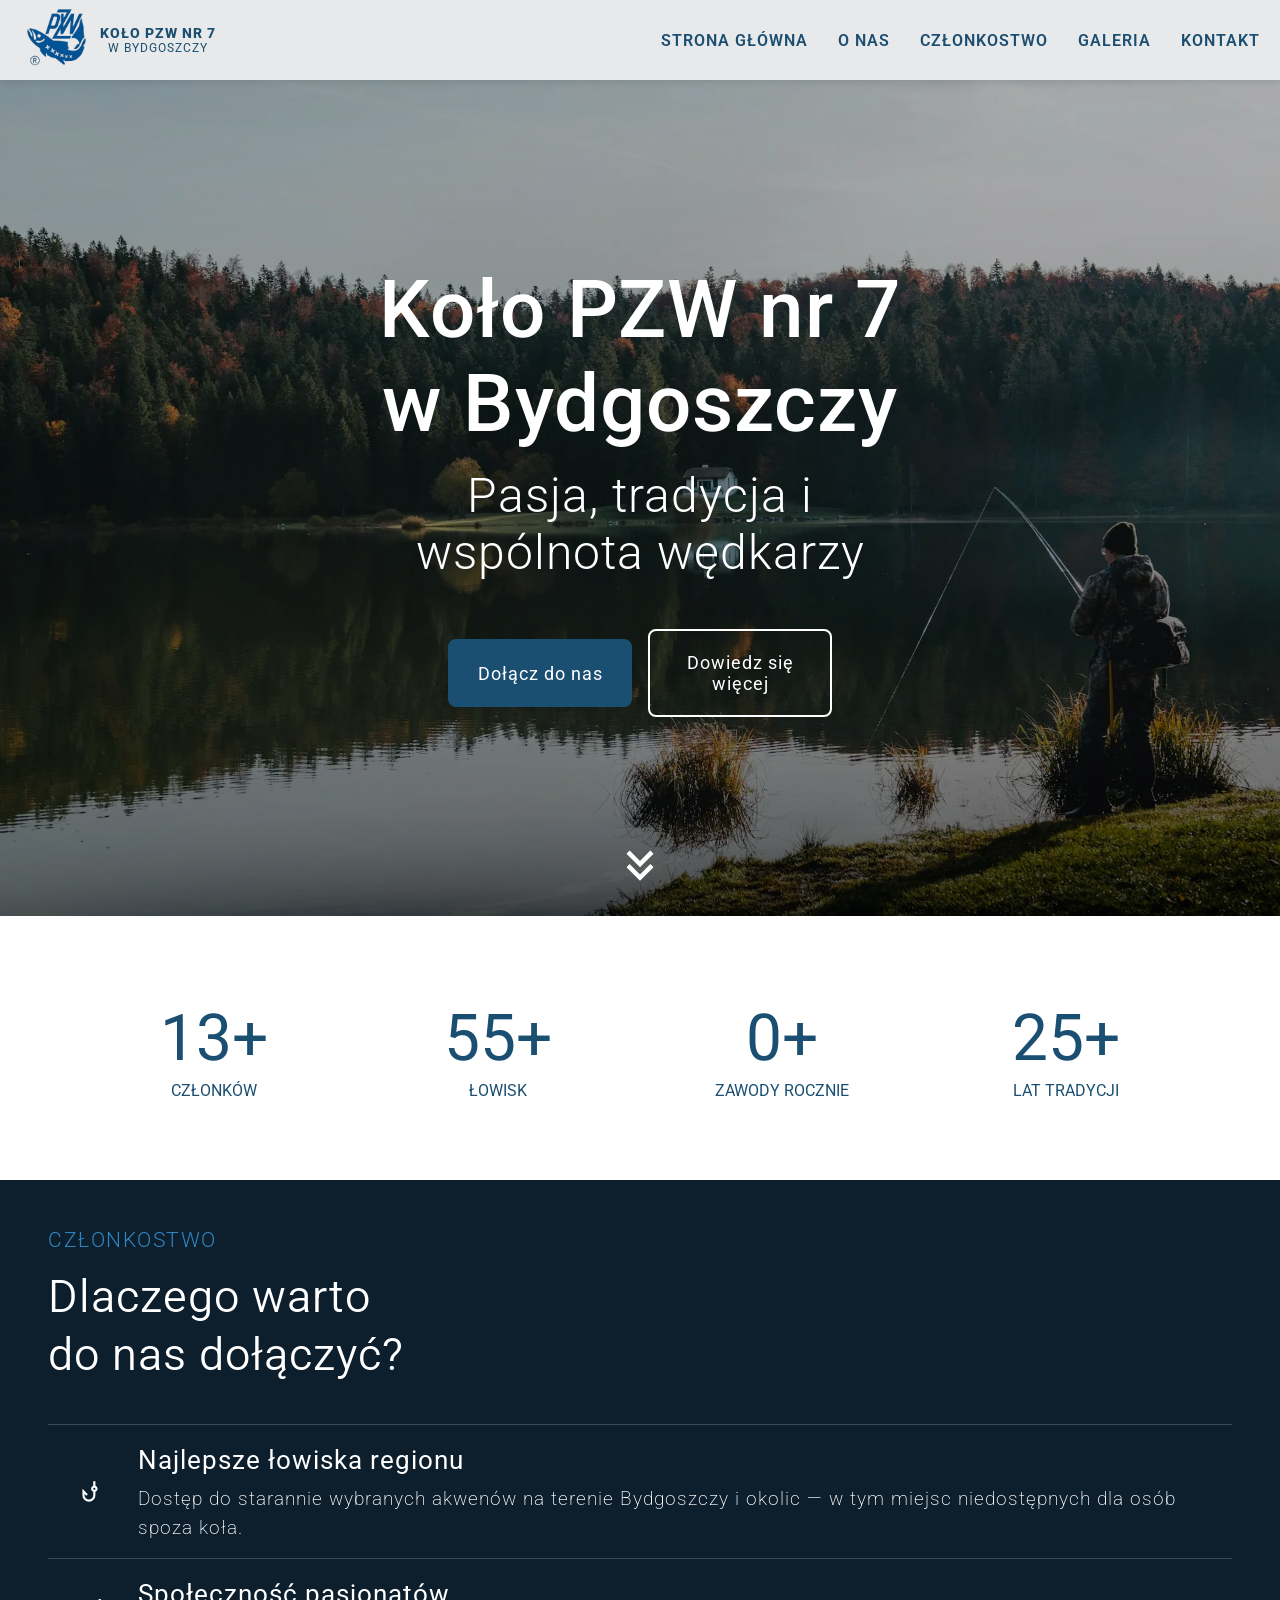
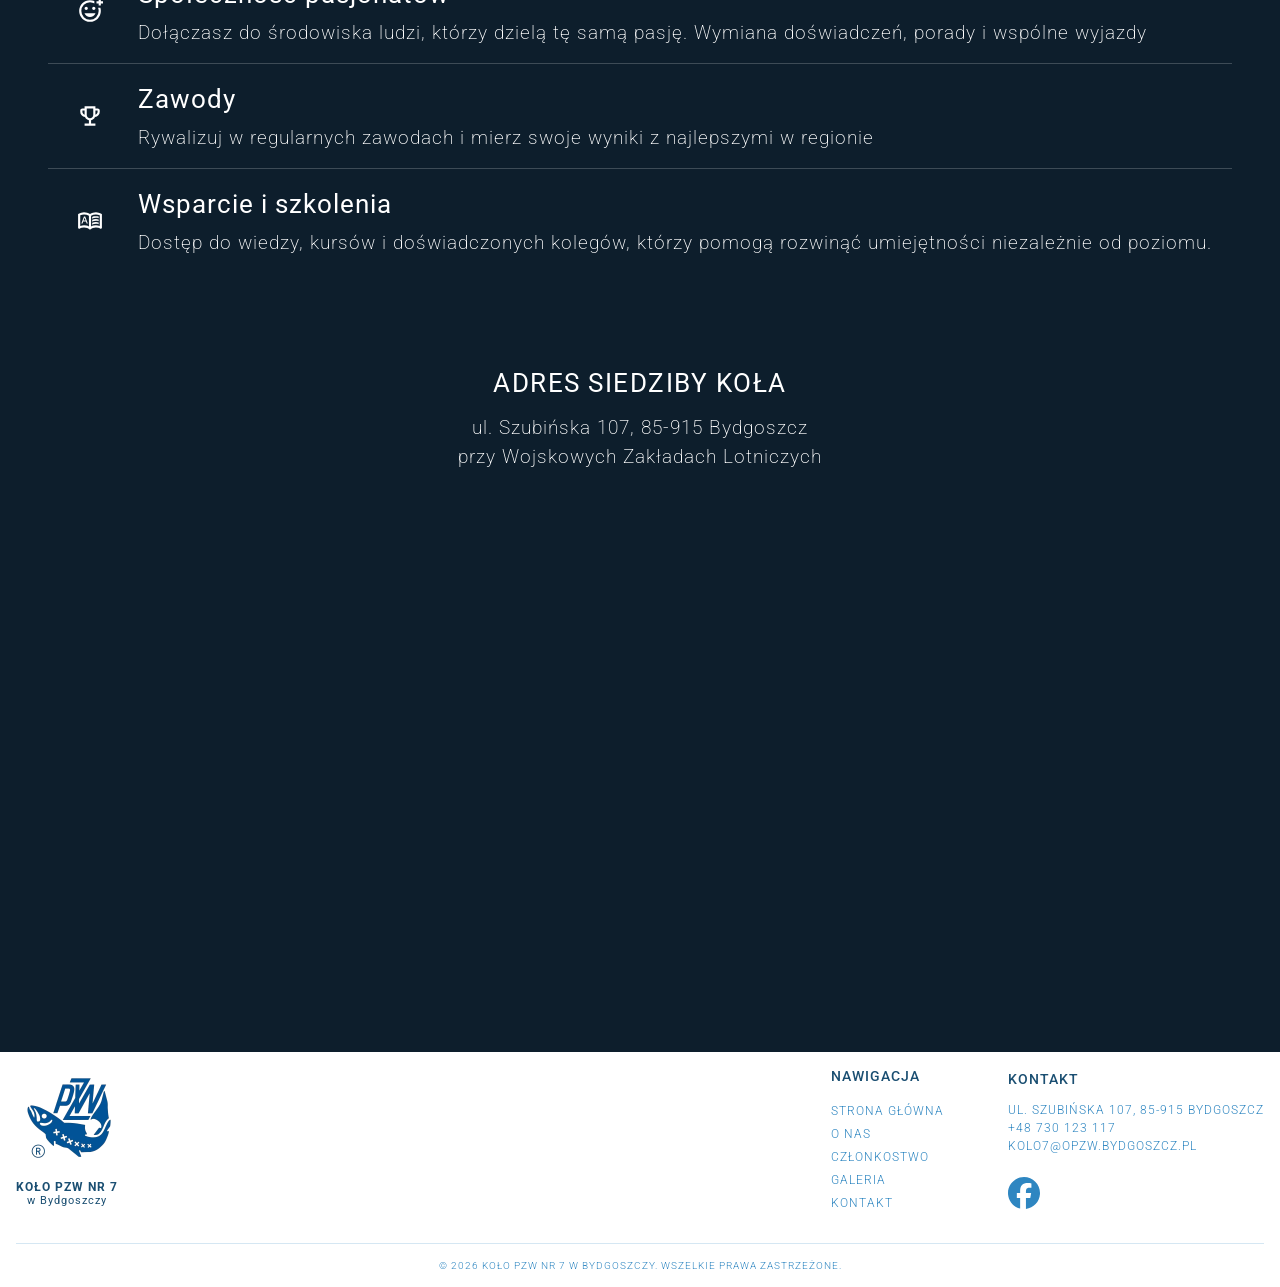
<file: index.html>
<!DOCTYPE html>
<html lang="pl">

<head>
    <meta charset="UTF-8">
    <meta name="viewport" content="width=device-width, initial-scale=1.0, viewport-fit=cover">
    <title>PZW nr7</title>
    <link rel="preconnect" href="https://fonts.googleapis.com">
    <link rel="preconnect" href="https://fonts.gstatic.com" crossorigin>
    <link
        href="https://fonts.googleapis.com/css2?family=Inter:ital,opsz,wght@0,14..32,100..900;1,14..32,100..900&family=Roboto:ital,wght@0,100..900;1,100..900&display=swap"
        rel="stylesheet">
    <link rel="stylesheet" href="./css/style.css">
</head>

<body>
    <header class="header">
        <div class="header__container">
            <a href="./index.html" class="logo" aria-label="Strona główna">
                <img src="./img/logo.webp" alt="Logo Koła PZW nr 7" class="logo__img">
                <div class="logo__text">
                    <span class="logo__title">Koło PZW nr 7</span>
                    <span class="logo__subtitle">w Bydgoszczy</span>
                </div>
            </a>

            <button class="icon__menu">
                <svg class="burger__btn" xmlns="http://www.w3.org/2000/svg" height="30px" viewBox="0 -960 960 960"
                    width="30px" fill="#000000">
                    <path d="M120-240v-80h720v80H120Zm0-200v-80h720v80H120Zm0-200v-80h720v80H120Z" />
                </svg>
                <svg class="close__menu hidden" xmlns="http://www.w3.org/2000/svg" height="30px"
                    viewBox="0 -960 960 960" width="30px" fill="#000000">
                    <path
                        d="m256-200-56-56 224-224-224-224 56-56 224 224 224-224 56 56-224 224 224 224-56 56-224-224-224 224Z" />
                </svg>
            </button>

            <nav class="nav">
                <ul class="nav__list">
                    <li class="nav__item"><a href="./index.html" class="nav__link">Strona główna</a></li>
                    <li class="nav__item"><a href="./o-nas/index.html" class="nav__link">O nas</a></li>
                    <li class="nav__item"><a href="./czlonkostwo/index.html" class="nav__link">Członkostwo</a></li>
                    <li class="nav__item"><a href="./galeria/index.html" class="nav__link">Galeria</a></li>
                    <li class="nav__item"><a href="./kontakt/index.html" class="nav__link">Kontakt</a></li>
                </ul>
            </nav>
        </div>
    </header>

    <main>
        <section id="home" class="hero">





            <img src="img/Nowe-hero-big.webp" alt="Zdjęcie przedstawiające wodę jeziora" class="hero__bg">


            <div class="text__overlay">
                <h1>Koło PZW nr 7 w Bydgoszczy</h1>
                <p>Pasja, tradycja i wspólnota wędkarzy</p>
            </div>

            <div class="hero__actions">
                <a href="./czlonkostwo/index.html" class="btn btn__primary">Dołącz do nas</a>
                <a href="./o-nas/index.html" class="btn btn__secondary">Dowiedz się więcej</a>
            </div>

            <div class="scroll__icon">
                <svg xmlns="http://www.w3.org/2000/svg" height="32px" viewBox="0 -960 960 960" width="32px"
                    fill="#e3e3e3">
                    <path
                        d="M480-200 240-440l56-56 184 183 184-183 56 56-240 240Zm0-240L240-680l56-56 184 183 184-183 56 56-240 240Z" />
                </svg>
            </div>



        </section>

        <section id="stats" class="stats">
            <div class="stats__container">
                <div class="stats__item">
                    <span class="stats__number" data-target="30">0</span>

                    <h2 class="stats__label">Członków</h2>
                </div>
                <div class="stats__item">
                    <span class="stats__number" data-target="120">0</span>

                    <h2 class="stats__label">Łowisk</h2>
                </div>
                <div class="stats__item">
                    <span class="stats__number" data-target="2">0</span>

                    <h2 class="stats__label">Zawody rocznie</h2>
                </div>
                <div class="stats__item">
                    <span class="stats__number" data-target="55">0</span>

                    <h2 class="stats__label">Lat tradycji</h2>
                </div>
            </div>
        </section>

        <section id="benefits" class="benefits">

            <div class="benefits__text">
                <h2>Członkostwo</h2>
                <p>Dlaczego warto</p>
                <p>do nas dołączyć?</p>

            </div>
            <div class="benefits__container">
                <div class="benefits__item">
                    <div class="benefit__icon">
                        <svg xmlns="http://www.w3.org/2000/svg" height="24px" viewBox="0 -960 960 960" width="24px"
                            fill="#e3e3e3">
                            <path
                                d="M270-190q-70-70-70-170v-240l200 200-56 57-64-64v47q0 66 47 113t113 47q66 0 113-47t47-113v-127q-36-14-58-44.5T520-600q0-38 22-68.5t58-44.5v-167h80v167q36 14 58 44.5t22 68.5q0 38-22 69t-58 44v127q0 100-70 170t-170 70q-100 0-170-70Zm398.5-381.5Q680-583 680-600t-11.5-28.5Q657-640 640-640t-28.5 11.5Q600-617 600-600t11.5 28.5Q623-560 640-560t28.5-11.5ZM640-600Z" />
                        </svg>
                    </div>
                    <div class="benefit__content">
                        <h3 class="benefits__title">Najlepsze łowiska regionu</h3>
                        <p class="benefits__description">Dostęp do starannie wybranych akwenów na terenie Bydgoszczy i
                            okolic — w tym miejsc niedostępnych dla osób spoza koła.</p>
                    </div>
                </div>
                <div class="benefits__item">
                    <div class="benefit__icon">
                        <svg xmlns="http://www.w3.org/2000/svg" height="24px" viewBox="0 -960 960 960" width="24px"
                            fill="#e3e3e3">
                            <path
                                d="M480-480Zm0 400q-83 0-156-31.5T197-197q-54-54-85.5-127T80-480q0-83 31.5-156T197-763q54-54 127-85.5T480-880q43 0 83 8.5t77 24.5v90q-35-20-75.5-31.5T480-800q-133 0-226.5 93.5T160-480q0 133 93.5 226.5T480-160q133 0 226.5-93.5T800-480q0-32-6.5-62T776-600h86q9 29 13.5 58.5T880-480q0 83-31.5 156T763-197q-54 54-127 85.5T480-80Zm320-600v-80h-80v-80h80v-80h80v80h80v80h-80v80h-80ZM620-520q25 0 42.5-17.5T680-580q0-25-17.5-42.5T620-640q-25 0-42.5 17.5T560-580q0 25 17.5 42.5T620-520Zm-280 0q25 0 42.5-17.5T400-580q0-25-17.5-42.5T340-640q-25 0-42.5 17.5T280-580q0 25 17.5 42.5T340-520Zm263.5 221.5Q659-337 684-400H276q25 63 80.5 101.5T480-260q68 0 123.5-38.5Z" />
                        </svg>
                    </div>
                    <div class="benefit__content">
                        <h3>Społeczność pasjonatów</h3>
                        <p>Dołączasz do środowiska ludzi, którzy dzielą tę samą pasję. Wymiana doświadczeń, porady i
                            wspólne wyjazdy</p>
                    </div>
                </div>
                <div class="benefits__item">
                    <div class="benefit__icon">
                        <svg xmlns="http://www.w3.org/2000/svg" height="24px" viewBox="0 -960 960 960" width="24px"
                            fill="#e3e3e3">
                            <path
                                d="M280-120v-80h160v-124q-49-11-87.5-41.5T296-442q-75-9-125.5-65.5T120-640v-40q0-33 23.5-56.5T200-760h80v-80h400v80h80q33 0 56.5 23.5T840-680v40q0 76-50.5 132.5T664-442q-18 46-56.5 76.5T520-324v124h160v80H280Zm0-408v-152h-80v40q0 38 22 68.5t58 43.5Zm285 93q35-35 35-85v-240H360v240q0 50 35 85t85 35q50 0 85-35Zm115-93q36-13 58-43.5t22-68.5v-40h-80v152Zm-200-52Z" />
                        </svg>
                    </div>
                    <div class="benefit__content">
                        <h3>Zawody</h3>
                        <p>Rywalizuj w regularnych zawodach i mierz swoje wyniki z najlepszymi w regionie</p>
                    </div>
                </div>
                <div class="benefits__item">
                    <div class="benefit__icon">
                        <svg xmlns="http://www.w3.org/2000/svg" height="24px" viewBox="0 -960 960 960" width="24px"
                            fill="#e3e3e3">
                            <path
                                d="M160-391h45l23-66h104l24 66h44l-97-258h-46l-97 258Zm81-103 38-107h2l38 107h-78Zm319-70v-68q33-14 67.5-21t72.5-7q26 0 51 4t49 10v64q-24-9-48.5-13.5T700-600q-38 0-73 9.5T560-564Zm0 220v-68q33-14 67.5-21t72.5-7q26 0 51 4t49 10v64q-24-9-48.5-13.5T700-380q-38 0-73 9t-67 27Zm0-110v-68q33-14 67.5-21t72.5-7q26 0 51 4t49 10v64q-24-9-48.5-13.5T700-490q-38 0-73 9.5T560-454ZM260-320q47 0 91.5 10.5T440-278v-394q-41-24-87-36t-93-12q-36 0-71.5 7T120-692v396q35-12 69.5-18t70.5-6Zm260 42q44-21 88.5-31.5T700-320q36 0 70.5 6t69.5 18v-396q-33-14-68.5-21t-71.5-7q-47 0-93 12t-87 36v394Zm-40 118q-48-38-104-59t-116-21q-42 0-82.5 11T100-198q-21 11-40.5-1T40-234v-482q0-11 5.5-21T62-752q46-24 96-36t102-12q58 0 113.5 15T480-740q51-30 106.5-45T700-800q52 0 102 12t96 36q11 5 16.5 15t5.5 21v482q0 23-19.5 35t-40.5 1q-37-20-77.5-31T700-240q-60 0-116 21t-104 59ZM280-499Z" />
                        </svg>
                    </div>
                    <div class="benefit__content">
                        <h3>Wsparcie i szkolenia</h3>
                        <p>Dostęp do wiedzy, kursów i doświadczonych kolegów, którzy pomogą rozwinąć umiejętności
                            niezależnie od poziomu.</p>
                    </div>
                </div>
            </div>
        </section>



        <section class="map__section">
            <div class="map__header">
                <h2 class="location__title">Adres siedziby Koła</h2>
                <p class="location__adres">ul. Szubińska 107, 85-915 Bydgoszcz</p>
                <p class="location__note">przy Wojskowych Zakładach Lotniczych</p>
            </div>

            <iframe
                src="https://www.google.com/maps/embed?pb=!1m18!1m12!1m3!1d2394.810738007516!2d17.95890547991493!3d53.11359055939278!2m3!1f0!2f0!3f0!3m2!1i1024!2i768!4f13.1!3m3!1m2!1s0x470312f8ed777c1f%3A0x11cbe7a063ad4a45!2sSzubi%C5%84ska%20107%2C%2085-915%20Bydgoszcz!5e0!3m2!1spl!2spl!4v1775148533920!5m2!1spl!2spl"
                width="100%" height="400" style="border:0;" allowfullscreen="" loading="lazy"
                referrerpolicy="no-referrer-when-downgrade"></iframe>
        </section>
    </main>

    <footer class="footer">
        <div class="footer__top">

            <a href="#" class="footer__logo">
                <img src="./img/logo.webp" alt="Logo Koła PZW nr 7" class="footer__logo-img">
                <div class="footer__logo-text">
                    <span class="footer__logo-title">Koło PZW nr 7</span>
                    <span class="footer__logo-subtitle">w Bydgoszczy</span>
                </div>
            </a>

            <nav class="footer__nav">
                <h3 class="footer__nav-title">Nawigacja</h3>
                <ul class="footer__nav-list">
                    <li><a href="./index.html" class="footer__nav-link">Strona główna</a></li>
                    <li><a href="./o-nas/index.html" class="footer__nav-link">O nas</a></li>
                    <li><a href="./czlonkostwo/index.html" class="footer__nav-link">Członkostwo</a></li>
                    <li><a href="./galeria/index.html" class="footer__nav-link">Galeria</a></li>
                    <li><a href="./kontakt/index.html" class="footer__nav-link">Kontakt</a></li>
                </ul>
            </nav>

            <div class="footer__contact">
                <h3 class="footer__contact-title">Kontakt</h3>
                <ul class="footer__contact-list">
                    <li class="footer__contact-item">ul. Szubińska 107, 85-915 Bydgoszcz</li>
                    <li class="footer__contact-item"><a href="tel:+48730123117" class="footer__contact-link">+48 730 123
                            117</a></li>
                    <li class="footer__contact-item"><a href="mailto:kolo7@opzw.bydgoszcz.pl"
                            class="footer__contact-link">kolo7@opzw.bydgoszcz.pl</a></li>
                </ul>
                <a href="#" class="footer__social">
                    <svg role="img" viewBox="0 0 24 24" xmlns="http://www.w3.org/2000/svg">
                        <title>Facebook</title>
                        <path
                            d="M9.101 23.691v-7.98H6.627v-3.667h2.474v-1.58c0-4.085 1.848-5.978 5.858-5.978.401 0 .955.042 1.468.103a8.68 8.68 0 0 1 1.141.195v3.325a8.623 8.623 0 0 0-.653-.036 26.805 26.805 0 0 0-.733-.009c-.707 0-1.259.096-1.675.309a1.686 1.686 0 0 0-.679.622c-.258.42-.374.995-.374 1.752v1.297h3.919l-.386 2.103-.287 1.564h-3.246v8.245C19.396 23.238 24 18.179 24 12.044c0-6.627-5.373-12-12-12s-12 5.373-12 12c0 5.628 3.874 10.35 9.101 11.647Z" />
                    </svg>

                </a>
            </div>

        </div>

        <div class="footer__bottom">
            <p class="footer__copy">&copy; 2026 Koło PZW nr 7 w Bydgoszczy. Wszelkie prawa zastrzeżone.</p>
        </div>
    </footer>


    <script src="./main.js"></script>
</body>

</html>
</file>
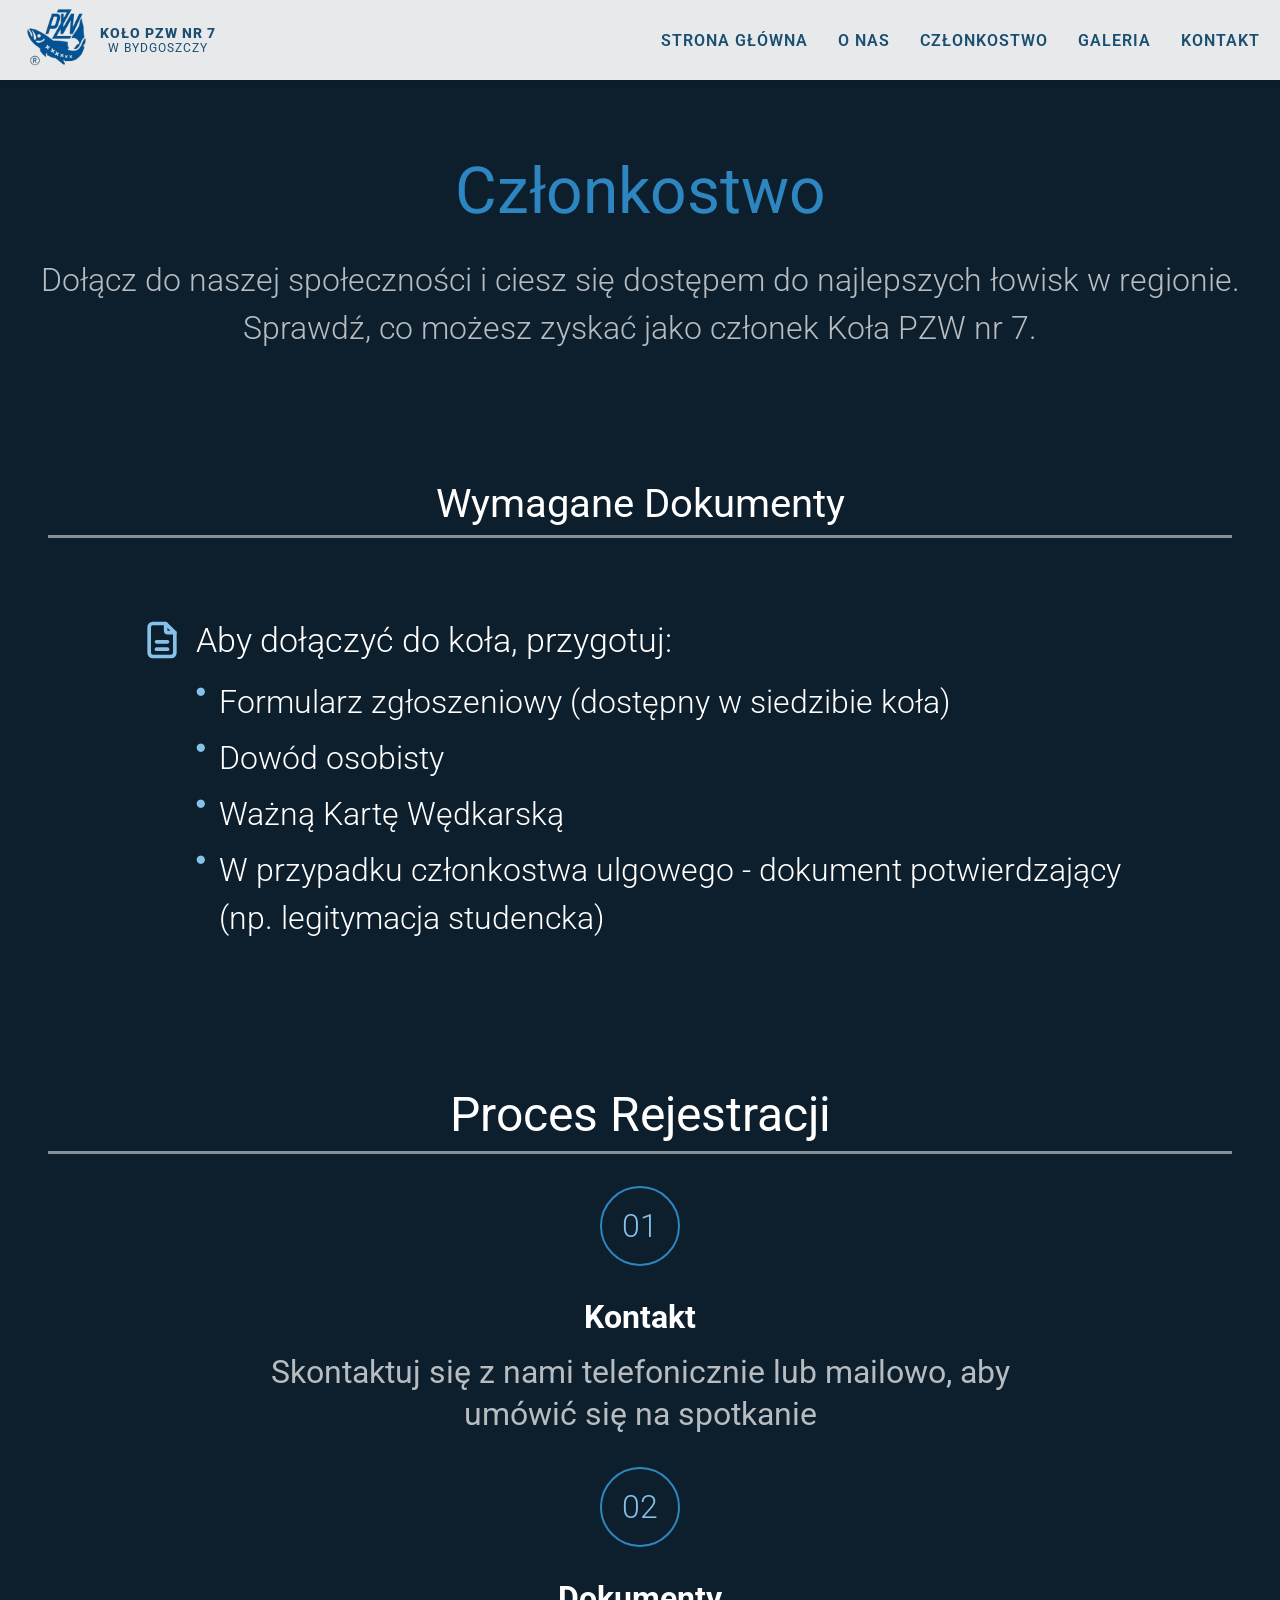
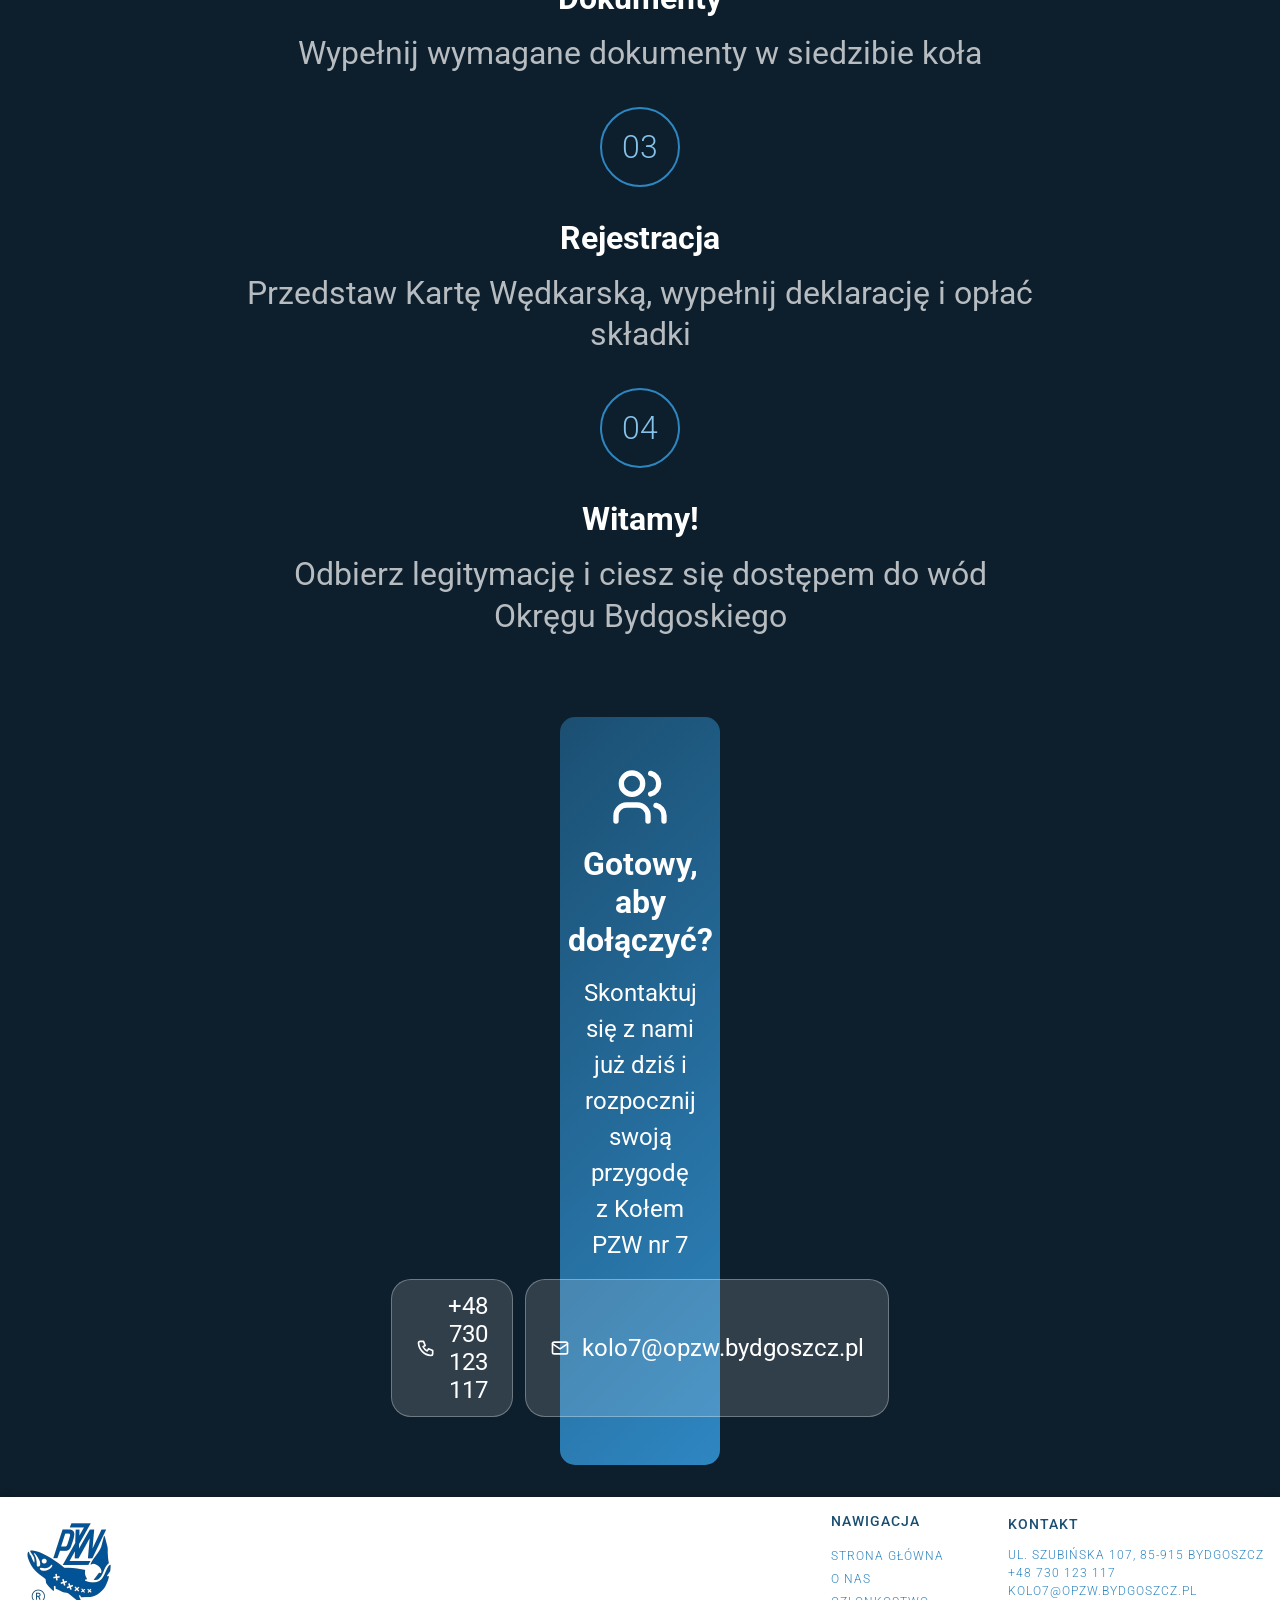
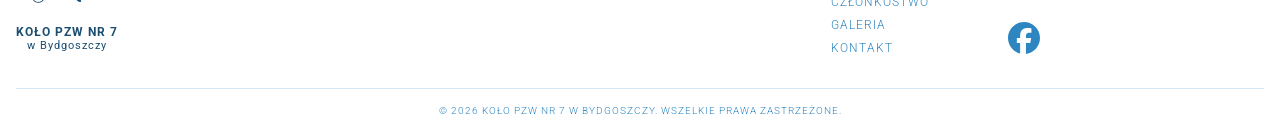
<file: czlonkostwo/index.html>
<!DOCTYPE html>
<html lang="pl">

<head>
    <meta charset="UTF-8">
    <meta name="viewport" content="width=device-width, initial-scale=1.0, viewport-fit=cover">
    <title>PZW nr7</title>
    <link rel="preconnect" href="https://fonts.googleapis.com">
    <link rel="preconnect" href="https://fonts.gstatic.com" crossorigin>
    <link
        href="https://fonts.googleapis.com/css2?family=Inter:ital,opsz,wght@0,14..32,100..900;1,14..32,100..900&family=Roboto:ital,wght@0,100..900;1,100..900&display=swap"
        rel="stylesheet">
    <link rel="stylesheet" href="../css/style.css">
</head>

<body>
    <header class="header">
        <div class="header__container">
            <a href="../index.html" class="logo" aria-label="Strona główna">
                <img src="../img/logo.webp" alt="Logo Koła PZW nr 7" class="logo__img">
                <div class="logo__text">
                    <span class="logo__title">Koło PZW nr 7</span>
                    <span class="logo__subtitle">w Bydgoszczy</span>
                </div>
            </a>

            <button class="icon__menu">
                <svg class="burger__btn" xmlns="http://www.w3.org/2000/svg" height="30px" viewBox="0 -960 960 960"
                    width="30px" fill="#000000">
                    <path d="M120-240v-80h720v80H120Zm0-200v-80h720v80H120Zm0-200v-80h720v80H120Z" />
                </svg>
                <svg class="close__menu hidden" xmlns="http://www.w3.org/2000/svg" height="30px"
                    viewBox="0 -960 960 960" width="30px" fill="#000000">
                    <path
                        d="m256-200-56-56 224-224-224-224 56-56 224 224 224-224 56 56-224 224 224 224-56 56-224-224-224 224Z" />
                </svg>
            </button>

            <nav class="nav">
                <ul class="nav__list">
                    <li class="nav__item"><a href="../index.html" class="nav__link">Strona główna</a></li>
                    <li class="nav__item"><a href="../o-nas/index.html" class="nav__link">O nas</a></li>
                    <li class="nav__item"><a href="../czlonkostwo/index.html" class="nav__link">Członkostwo</a></li>
                    <li class="nav__item"><a href="../galeria/index.html" class="nav__link">Galeria</a></li>
                    <li class="nav__item"><a href="../kontakt/index.html" class="nav__link">Kontakt</a></li>
                </ul>
            </nav>
        </div>
    </header>

    <section class="membership">

        <div class="membership__container">
            <div class="membership__text">
                <h1 class="membership__title">Członkostwo</h1>
                <p class="membership__description">Dołącz do naszej społeczności i ciesz się dostępem do najlepszych
                    łowisk
                    w regionie. Sprawdź, co możesz zyskać jako członek Koła PZW nr 7.</p>
            </div>


            <div class="membership__documents">
                <h2 class="membership__documents-title">Wymagane Dokumenty</h2>
                <div class="membership__documents-container">
                    <h3 class="membership__documents-subtitle"><svg xmlns="http://www.w3.org/2000/svg" width="24"
                            height="24" viewBox="0 0 24 24" fill="none" stroke="currentColor" stroke-width="2"
                            stroke-linecap="round" stroke-linejoin="round"
                            class="icon icon-tabler icons-tabler-outline icon-tabler-file-description">
                            <path stroke="none" d="M0 0h24v24H0z" fill="none" />
                            <path d="M14 3v4a1 1 0 0 0 1 1h4" />
                            <path d="M17 21h-10a2 2 0 0 1 -2 -2v-14a2 2 0 0 1 2 -2h7l5 5v11a2 2 0 0 1 -2 2" />
                            <path d="M9 17h6" />
                            <path d="M9 13h6" />
                        </svg>Aby dołączyć do koła, przygotuj:</h3>
                    <ul class="membership__documents-list">
                        <li class="membership__documents-item">Formularz zgłoszeniowy (dostępny w siedzibie koła)</li>
                        <li class="membership__documents-item">Dowód osobisty</li>
                        <li class="membership__documents-item">Ważną Kartę Wędkarską</li>
                        <li class="membership__documents-item">W przypadku członkostwa ulgowego - dokument
                            potwierdzający
                            (np. legitymacja studencka)</li>
                    </ul>
                </div>
            </div>

            <div class="membership__registration">
                <h2 class="membership__registration-title">Proces Rejestracji</h2>
                <div class="membership__registration-container">
                    <div class="membership__registration-item">
                        <div class="membership__registration-icon">
                            <span class="membership__registration-position">01</span>
                        </div>
                        <div class="membership__registration-content">
                            <h3 class="membership__registration-subtitle">Kontakt</h3>
                            <p class="membership__registration-description">Skontaktuj się z nami telefonicznie lub
                                mailowo,
                                aby umówić się na spotkanie</p>
                        </div>
                    </div>

                    <div class="membership__registration-item">
                        <div class="membership__registration-icon">
                            <span class="membership__registration-position">02</span>
                        </div>
                        <div class="membership__registration-content">
                            <h3 class="membership__registration-subtitle">Dokumenty</h3>
                            <p class="membership__registration-description">Wypełnij wymagane dokumenty w siedzibie koła
                            </p>
                        </div>
                    </div>

                    <div class="membership__registration-item">
                        <div class="membership__registration-icon">
                            <span class="membership__registration-position">03</span>
                        </div>
                        <div class="membership__registration-content">
                            <h3 class="membership__registration-subtitle">Rejestracja</h3>
                            <p class="membership__registration-description">Przedstaw Kartę Wędkarską, wypełnij
                                deklarację i
                                opłać składki</p>
                        </div>
                    </div>

                    <div class="membership__registration-item">
                        <div class="membership__registration-icon">
                            <span class="membership__registration-position">04</span>
                        </div>
                        <div class="membership__registration-content">
                            <h3 class="membership__registration-subtitle">Witamy!</h3>
                            <p class="membership__registration-description">Odbierz legitymację i ciesz się dostępem do
                                wód
                                Okręgu Bydgoskiego</p>
                        </div>
                    </div>

                </div>

            </div>
        </div>
    </section>

    <section class="cta">
        <div class="cta__container">
            <svg xmlns="http://www.w3.org/2000/svg" width="24" height="24" viewBox="0 0 24 24" fill="none"
                stroke="currentColor" stroke-width="2" stroke-linecap="round" stroke-linejoin="round"
                class="icon icon-tabler icons-tabler-outline icon-tabler-users">
                <path stroke="none" d="M0 0h24v24H0z" fill="none" />
                <path d="M5 7a4 4 0 1 0 8 0a4 4 0 1 0 -8 0" />
                <path d="M3 21v-2a4 4 0 0 1 4 -4h4a4 4 0 0 1 4 4v2" />
                <path d="M16 3.13a4 4 0 0 1 0 7.75" />
                <path d="M21 21v-2a4 4 0 0 0 -3 -3.85" />
            </svg>

            <h2 class="cta__title">Gotowy, aby dołączyć?</h2>
            <p class="cta__description">Skontaktuj się z nami już dziś i rozpocznij swoją przygodę z Kołem PZW nr 7</p>
            <div class="cta__buttons">
                <a href="tel: +48 730 123 117" class="cta__button"><svg xmlns="http://www.w3.org/2000/svg" width="24"
                        height="24" viewBox="0 0 24 24" fill="none" stroke="currentColor" stroke-width="2"
                        stroke-linecap="round" stroke-linejoin="round"
                        class="icon icon-tabler icons-tabler-outline icon-tabler-phone">
                        <path stroke="none" d="M0 0h24v24H0z" fill="none" />
                        <path
                            d="M5 4h4l2 5l-2.5 1.5a11 11 0 0 0 5 5l1.5 -2.5l5 2v4a2 2 0 0 1 -2 2a16 16 0 0 1 -15 -15a2 2 0 0 1 2 -2" />
                    </svg>+48 730 123 117</a>
                <a href="mailto:kolo7@opzw.bydgoszcz.pl" class="cta__button"><svg xmlns="http://www.w3.org/2000/svg"
                        width="24" height="24" viewBox="0 0 24 24" fill="none" stroke="currentColor" stroke-width="2"
                        stroke-linecap="round" stroke-linejoin="round"
                        class="icon icon-tabler icons-tabler-outline icon-tabler-mail">
                        <path stroke="none" d="M0 0h24v24H0z" fill="none" />
                        <path d="M3 7a2 2 0 0 1 2 -2h14a2 2 0 0 1 2 2v10a2 2 0 0 1 -2 2h-14a2 2 0 0 1 -2 -2v-10" />
                        <path d="M3 7l9 6l9 -6" />
                    </svg>kolo7@opzw.bydgoszcz.pl</a>
            </div>
        </div>
    </section>






    <footer class="footer">
        <div class="footer__top">

            <a href="#" class="footer__logo">
                <img src="../img/logo.webp" alt="Logo Koła PZW nr 7" class="footer__logo-img">
                <div class="footer__logo-text">
                    <span class="footer__logo-title">Koło PZW nr 7</span>
                    <span class="footer__logo-subtitle">w Bydgoszczy</span>
                </div>
            </a>

            <nav class="footer__nav">
                <h3 class="footer__nav-title">Nawigacja</h3>
                <ul class="footer__nav-list">
                    <li><a href="../index.html" class="footer__nav-link">Strona główna</a></li>
                    <li><a href="../o-nas/index.html" class="footer__nav-link">O nas</a></li>
                    <li><a href="../czlonkostwo/index.html" class="footer__nav-link">Członkostwo</a></li>
                    <li><a href="../galeria/index.html" class="footer__nav-link">Galeria</a></li>
                    <li><a href="../kontakt/index.html" class="footer__nav-link">Kontakt</a></li>
                </ul>
            </nav>

            <div class="footer__contact">
                <h3 class="footer__contact-title">Kontakt</h3>
                <ul class="footer__contact-list">
                    <li class="footer__contact-item">ul. Szubińska 107, 85-915 Bydgoszcz</li>
                    <li class="footer__contact-item"><a href="tel:+48730123117" class="footer__contact-link">+48
                            730 123
                            117</a></li>
                    <li class="footer__contact-item"><a href="mailto:kolo7@opzw.bydgoszcz.pl"
                            class="footer__contact-link">kolo7@opzw.bydgoszcz.pl</a></li>
                </ul>
                <a href="#" class="footer__social">
                    <svg role="img" viewBox="0 0 24 24" xmlns="http://www.w3.org/2000/svg">
                        <title>Facebook</title>
                        <path
                            d="M9.101 23.691v-7.98H6.627v-3.667h2.474v-1.58c0-4.085 1.848-5.978 5.858-5.978.401 0 .955.042 1.468.103a8.68 8.68 0 0 1 1.141.195v3.325a8.623 8.623 0 0 0-.653-.036 26.805 26.805 0 0 0-.733-.009c-.707 0-1.259.096-1.675.309a1.686 1.686 0 0 0-.679.622c-.258.42-.374.995-.374 1.752v1.297h3.919l-.386 2.103-.287 1.564h-3.246v8.245C19.396 23.238 24 18.179 24 12.044c0-6.627-5.373-12-12-12s-12 5.373-12 12c0 5.628 3.874 10.35 9.101 11.647Z" />
                    </svg>

                </a>
            </div>

        </div>

        <div class="footer__bottom">
            <p class="footer__copy">&copy; 2026 Koło PZW nr 7 w Bydgoszczy. Wszelkie prawa zastrzeżone.</p>
        </div>
    </footer>


    <script src="../main.js"></script>
</body>

</html>
</file>
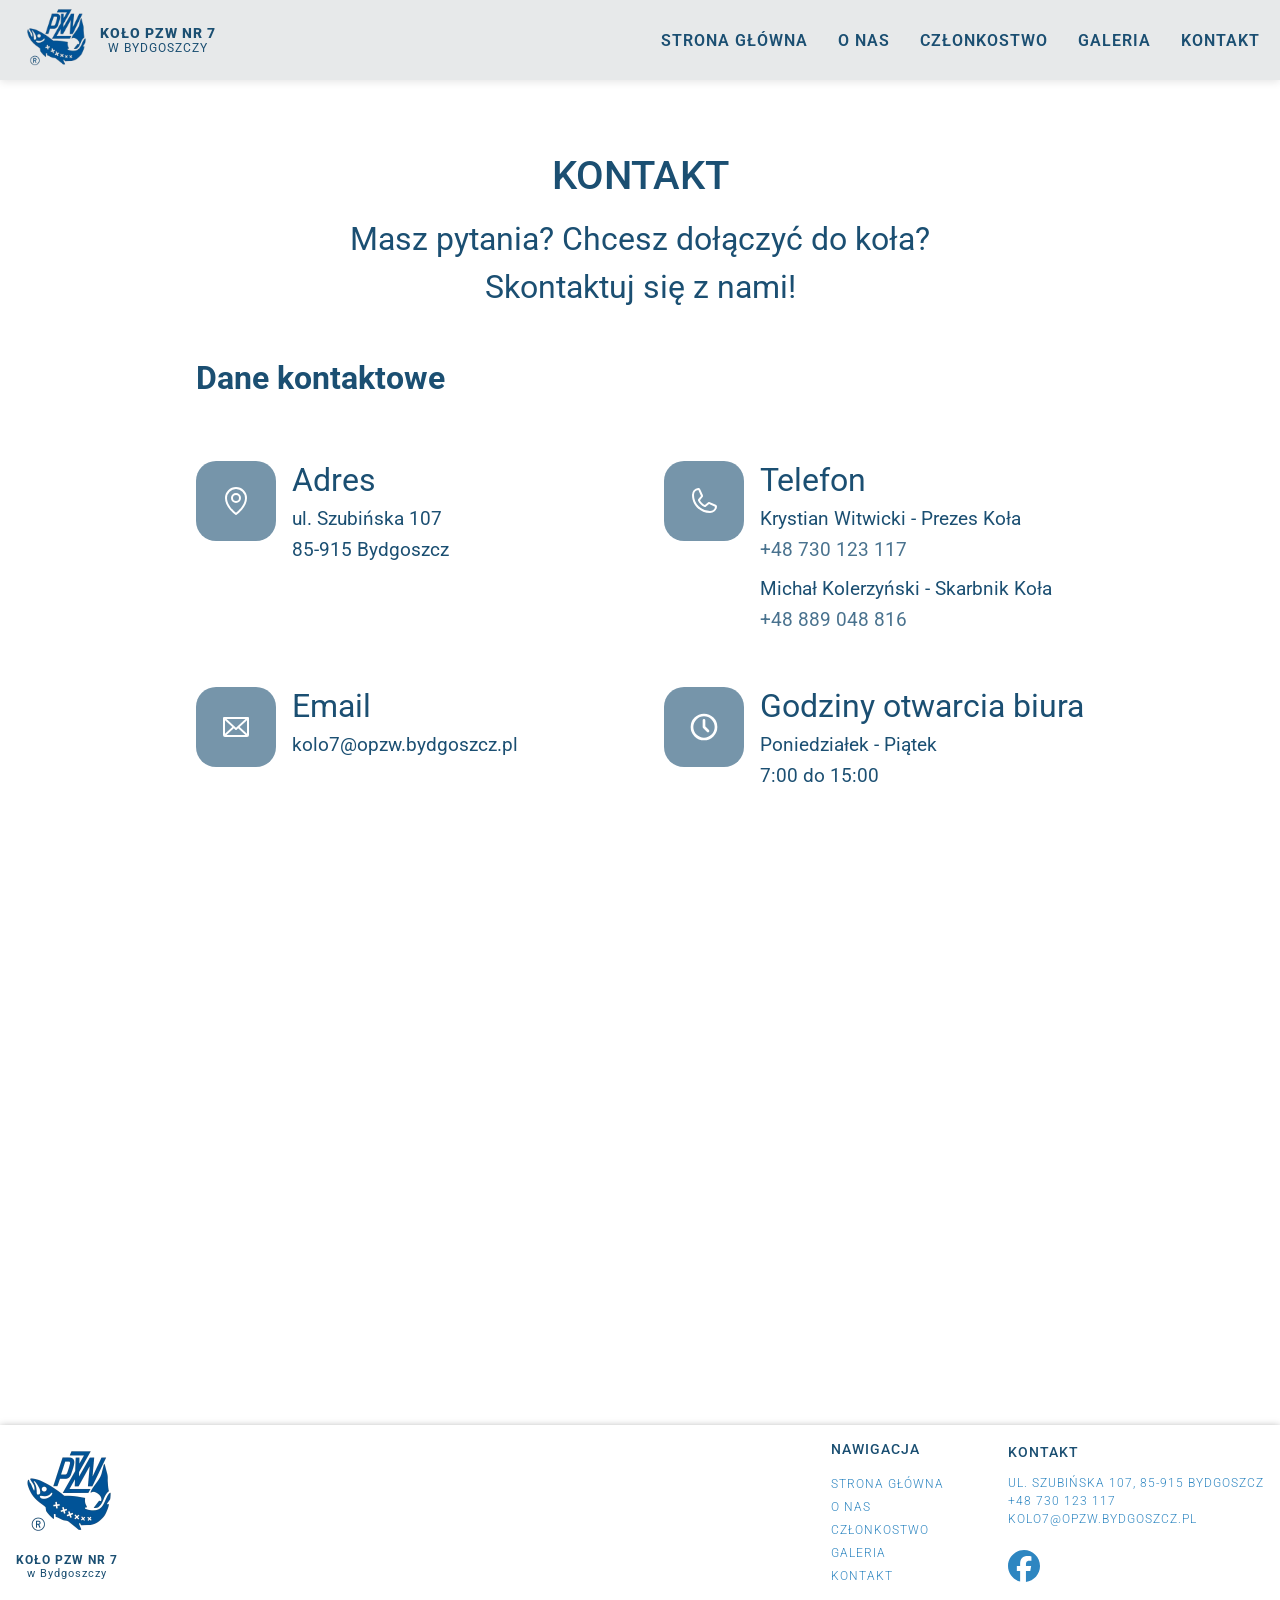
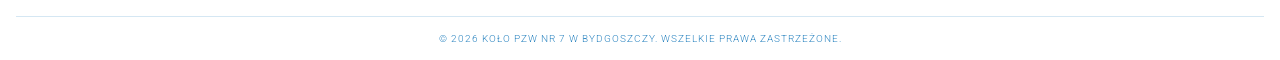
<file: kontakt/index.html>
<!DOCTYPE html>
<html lang="pl">

<head>
    <meta charset="UTF-8">
    <meta name="viewport" content="width=device-width, initial-scale=1.0, viewport-fit=cover">
    <title>PZW nr7</title>
    <link rel="preconnect" href="https://fonts.googleapis.com">
    <link rel="preconnect" href="https://fonts.gstatic.com" crossorigin>
    <link
        href="https://fonts.googleapis.com/css2?family=Inter:ital,opsz,wght@0,14..32,100..900;1,14..32,100..900&family=Roboto:ital,wght@0,100..900;1,100..900&display=swap"
        rel="stylesheet">
    <link rel="stylesheet" href="../css/style.css">
</head>

<body>
    <header class="header">
        <div class="header__container">
            <a href="../index.html" class="logo" aria-label="Strona główna">
                <img src="../img/logo.webp" alt="Logo Koła PZW nr 7" class="logo__img">
                <div class="logo__text">
                    <span class="logo__title">Koło PZW nr 7</span>
                    <span class="logo__subtitle">w Bydgoszczy</span>
                </div>
            </a>

            <button class="icon__menu">
                <svg class="burger__btn" xmlns="http://www.w3.org/2000/svg" height="30px" viewBox="0 -960 960 960"
                    width="30px" fill="#000000">
                    <path d="M120-240v-80h720v80H120Zm0-200v-80h720v80H120Zm0-200v-80h720v80H120Z" />
                </svg>
                <svg class="close__menu hidden" xmlns="http://www.w3.org/2000/svg" height="30px"
                    viewBox="0 -960 960 960" width="30px" fill="#000000">
                    <path
                        d="m256-200-56-56 224-224-224-224 56-56 224 224 224-224 56 56-224 224 224 224-56 56-224-224-224 224Z" />
                </svg>
            </button>

            <nav class="nav">
                <ul class="nav__list">
                    <li class="nav__item"><a href="../index.html" class="nav__link">Strona główna</a></li>
                    <li class="nav__item"><a href="../o-nas/index.html" class="nav__link">O nas</a></li>
                    <li class="nav__item"><a href="../czlonkostwo/index.html" class="nav__link">Członkostwo</a></li>
                    <li class="nav__item"><a href="../galeria/index.html" class="nav__link">Galeria</a></li>
                    <li class="nav__item"><a href="../kontakt/index.html" class="nav__link">Kontakt</a></li>
                </ul>
            </nav>
        </div>
    </header>

    <section class="contact">
        <div class="contact__container">
            <div class="contact__header">
                <h1 class="contact__title">Kontakt</h1>
                <p class="contact__description">Masz pytania? Chcesz dołączyć do koła? Skontaktuj się z nami!</p>
            </div>
            <div class="contact__info">
                <h2 class="contact__info-title">Dane kontaktowe</h2>
                <div class="contact__info-item">
                    <div class="contact__info-icon">
                        <svg xmlns="http://www.w3.org/2000/svg" width="32" height="32" fill="currentColor"
                            viewBox="0 0 256 256">
                            <path
                                d="M128,64a40,40,0,1,0,40,40A40,40,0,0,0,128,64Zm0,64a24,24,0,1,1,24-24A24,24,0,0,1,128,128Zm0-112a88.1,88.1,0,0,0-88,88c0,31.4,14.51,64.68,42,96.25a254.19,254.19,0,0,0,41.45,38.3,8,8,0,0,0,9.18,0A254.19,254.19,0,0,0,174,200.25c27.45-31.57,42-64.85,42-96.25A88.1,88.1,0,0,0,128,16Zm0,206c-16.53-13-72-60.75-72-118a72,72,0,0,1,144,0C200,161.23,144.53,209,128,222Z">
                            </path>
                        </svg>
                    </div>
                    <div class="contact__info-content">
                        <h3 class="contact__info-label">Adres</h3>
                        <p class="contact__info-text">ul. Szubińska 107</p>
                        <p class="contact__info-text">85-915 Bydgoszcz</p>
                    </div>
                </div>

                <div class="contact__info-item">
                    <div class="contact__info-icon">
                        <svg xmlns="http://www.w3.org/2000/svg" width="32" height="32" fill="currentColor"
                            viewBox="0 0 256 256">
                            <path
                                d="M222.37,158.46l-47.11-21.11-.13-.06a16,16,0,0,0-15.17,1.4,8.12,8.12,0,0,0-.75.56L134.87,160c-15.42-7.49-31.34-23.29-38.83-38.51l20.78-24.71c.2-.25.39-.5.57-.77a16,16,0,0,0,1.32-15.06l0-.12L97.54,33.64a16,16,0,0,0-16.62-9.52A56.26,56.26,0,0,0,32,80c0,79.4,64.6,144,144,144a56.26,56.26,0,0,0,55.88-48.92A16,16,0,0,0,222.37,158.46ZM176,208A128.14,128.14,0,0,1,48,80,40.2,40.2,0,0,1,82.87,40a.61.61,0,0,0,0,.12l21,47L83.2,111.86a6.13,6.13,0,0,0-.57.77,16,16,0,0,0-1,15.7c9.06,18.53,27.73,37.06,46.46,46.11a16,16,0,0,0,15.75-1.14,8.44,8.44,0,0,0,.74-.56L168.89,152l47,21.05h0s.08,0,.11,0A40.21,40.21,0,0,1,176,208Z">
                            </path>
                        </svg>
                    </div>
                    <div class="contact__info-content">
                        <h3 class="contact__info-label">Telefon</h3>
                        <p class="contact__info-name">Krystian Witwicki - Prezes Koła</p>
                        <a href="tel:+48730123117" class="contact__info-phone">+48 730 123 117</a>
                        <p class="contact__info-name">Michał Kolerzyński - Skarbnik Koła</p>
                        <a href="tel:+48889048816" class="contact__info-phone">+48 889 048 816</a>

                    </div>
                </div>

                <div class="contact__info-item">
                    <div class="contact__info-icon">
                        <svg xmlns="http://www.w3.org/2000/svg" width="32" height="32" fill="currentColor"
                            viewBox="0 0 256 256">
                            <path
                                d="M224,48H32a8,8,0,0,0-8,8V192a16,16,0,0,0,16,16H216a16,16,0,0,0,16-16V56A8,8,0,0,0,224,48Zm-96,85.15L52.57,64H203.43ZM98.71,128,40,181.81V74.19Zm11.84,10.85,12,11.05a8,8,0,0,0,10.82,0l12-11.05,58,53.15H52.57ZM157.29,128,216,74.18V181.82Z">
                            </path>
                        </svg>
                    </div>
                    <div class="contact__info-content">
                        <h3 class="contact__info-label">Email</h3>
                        <p class="contact__info-text">kolo7@opzw.bydgoszcz.pl</p>
                    </div>
                </div>

                <div class="contact__info-item">
                    <div class="contact__info-icon">
                        <svg xmlns="http://www.w3.org/2000/svg" width="24" height="24" viewBox="0 0 24 24" fill="none"
                            stroke="currentColor" stroke-width="2" stroke-linecap="round" stroke-linejoin="round">
                            <path stroke="none" d="M0 0h24v24H0z" fill="none" />
                            <path d="M3 12a9 9 0 1 0 18 0a9 9 0 0 0 -18 0" />
                            <path d="M12 7v5l3 3" />
                        </svg>
                    </div>
                    <div class="contact__info-content">
                        <h3 class="contact__info-label">Godziny otwarcia biura</h3>
                        <p class="contact__info-text">Poniedziałek - Piątek</p>
                        <p class="contact__info-text">7:00 do 15:00</p>
                    </div>
                </div>
            </div>
        </div>

        

        <div class="contact__map">
            <iframe
            src="https://www.google.com/maps/embed?pb=!1m18!1m12!1m3!1d2394.810738007516!2d17.95890547991493!3d53.11359055939278!2m3!1f0!2f0!3f0!3m2!1i1024!2i768!4f13.1!3m3!1m2!1s0x470312f8ed777c1f%3A0x11cbe7a063ad4a45!2sSzubi%C5%84ska%20107%2C%2085-915%20Bydgoszcz!5e0!3m2!1spl!2spl!4v1775148533920!5m2!1spl!2spl"
            width="100%" height="450" style="border:0;" allowfullscreen="" loading="lazy"
            referrerpolicy="no-referrer-when-downgrade"></iframe>
        </div>

    </section>

    

        
    






    <footer class="footer">
        <div class="footer__top">

            <a href="#" class="footer__logo">
                <img src="../img/logo.webp" alt="Logo Koła PZW nr 7" class="footer__logo-img">
                <div class="footer__logo-text">
                    <span class="footer__logo-title">Koło PZW nr 7</span>
                    <span class="footer__logo-subtitle">w Bydgoszczy</span>
                </div>
            </a>

            <nav class="footer__nav">
                <h3 class="footer__nav-title">Nawigacja</h3>
                <ul class="footer__nav-list">
                    <li><a href="../index.html" class="footer__nav-link">Strona główna</a></li>
                    <li><a href="../o-nas/index.html" class="footer__nav-link">O nas</a></li>
                    <li><a href="../czlonkostwo/index.html" class="footer__nav-link">Członkostwo</a></li>
                    <li><a href="../galeria/index.html" class="footer__nav-link">Galeria</a></li>
                    <li><a href="../kontakt/index.html" class="footer__nav-link">Kontakt</a></li>
                </ul>
            </nav>

            <div class="footer__contact">
                <h3 class="footer__contact-title">Kontakt</h3>
                <ul class="footer__contact-list">
                    <li class="footer__contact-item">ul. Szubińska 107, 85-915 Bydgoszcz</li>
                    <li class="footer__contact-item"><a href="tel:+48730123117" class="footer__contact-link">+48
                            730 123
                            117</a></li>
                    <li class="footer__contact-item"><a href="mailto:kolo7@opzw.bydgoszcz.pl"
                            class="footer__contact-link">kolo7@opzw.bydgoszcz.pl</a></li>
                </ul>
                <a href="#" class="footer__social">
                    <svg role="img" viewBox="0 0 24 24" xmlns="http://www.w3.org/2000/svg">
                        <title>Facebook</title>
                        <path
                            d="M9.101 23.691v-7.98H6.627v-3.667h2.474v-1.58c0-4.085 1.848-5.978 5.858-5.978.401 0 .955.042 1.468.103a8.68 8.68 0 0 1 1.141.195v3.325a8.623 8.623 0 0 0-.653-.036 26.805 26.805 0 0 0-.733-.009c-.707 0-1.259.096-1.675.309a1.686 1.686 0 0 0-.679.622c-.258.42-.374.995-.374 1.752v1.297h3.919l-.386 2.103-.287 1.564h-3.246v8.245C19.396 23.238 24 18.179 24 12.044c0-6.627-5.373-12-12-12s-12 5.373-12 12c0 5.628 3.874 10.35 9.101 11.647Z" />
                    </svg>

                </a>
            </div>



        </div>

        <div class="footer__bottom">
            <p class="footer__copy">&copy; 2026 Koło PZW nr 7 w Bydgoszczy. Wszelkie prawa zastrzeżone.</p>
        </div>
    </footer>


    <script src="../main.js"></script>
</body>

</html>
</file>
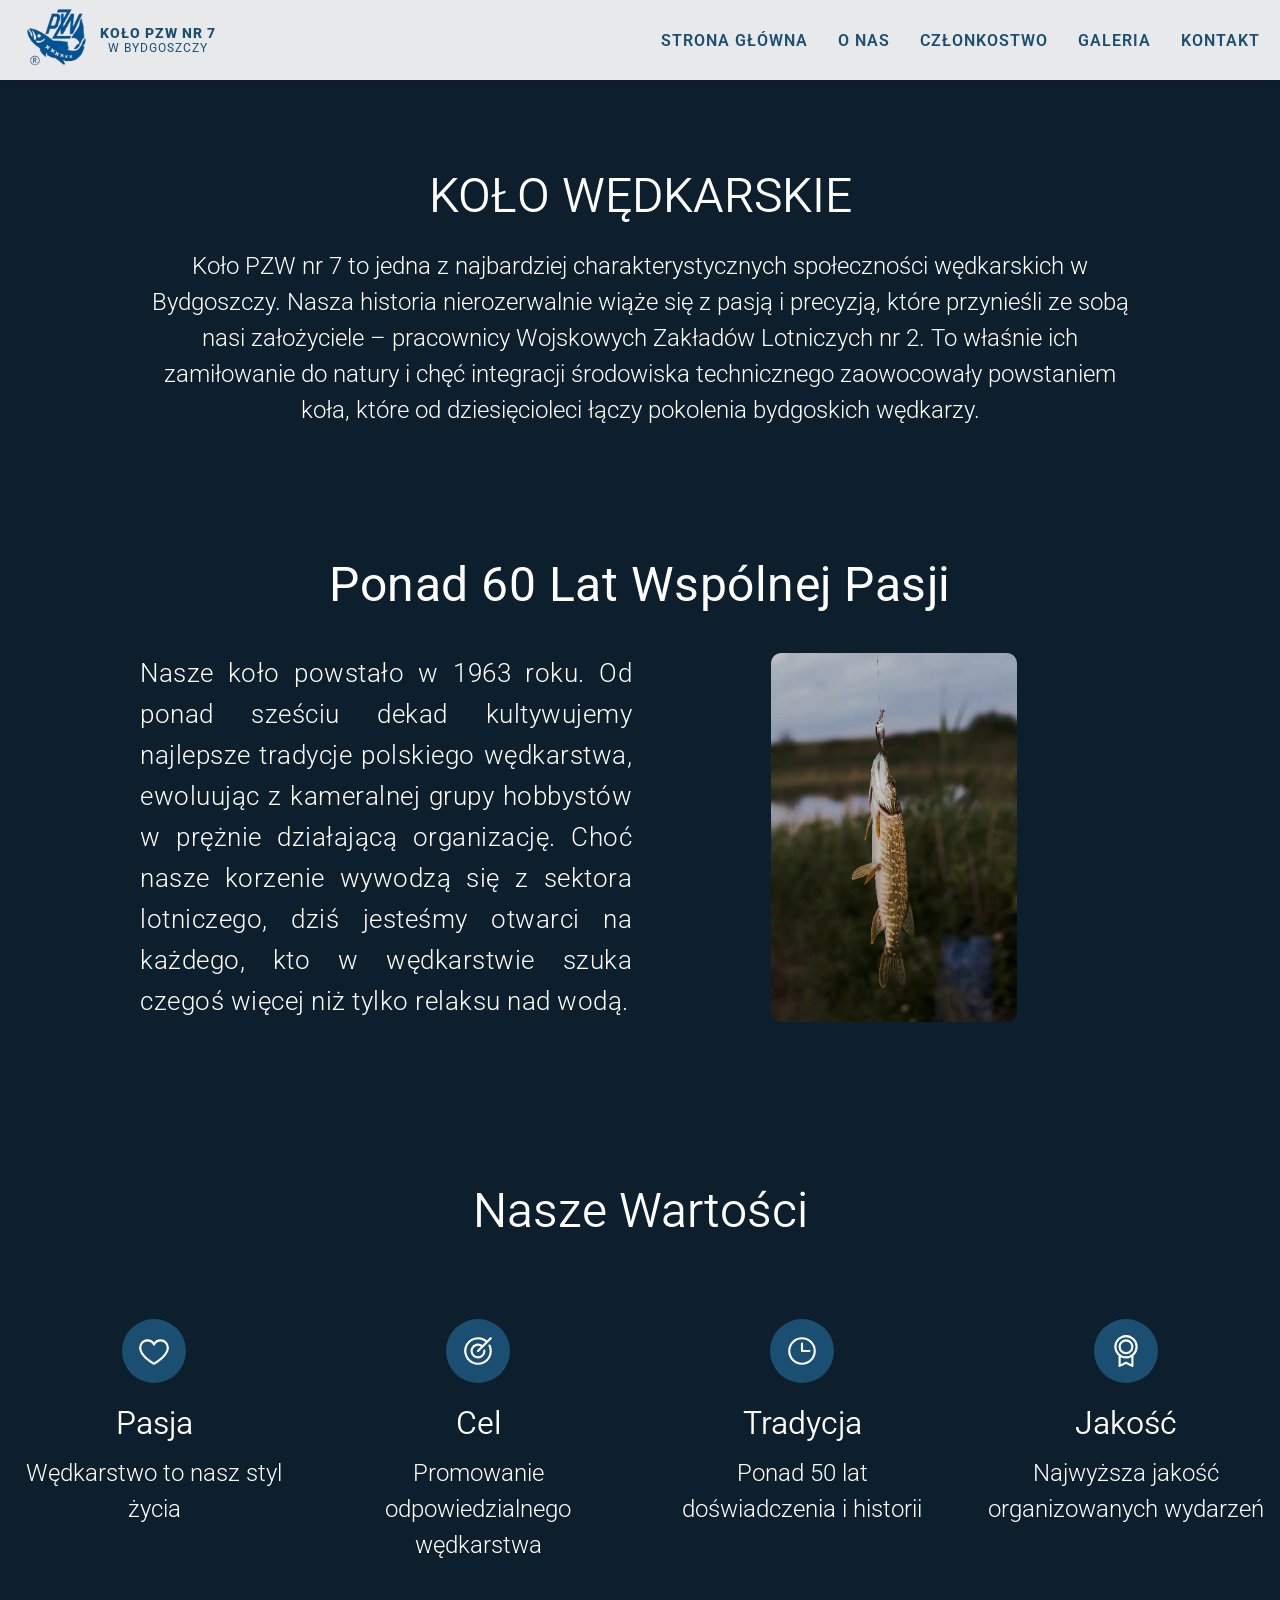
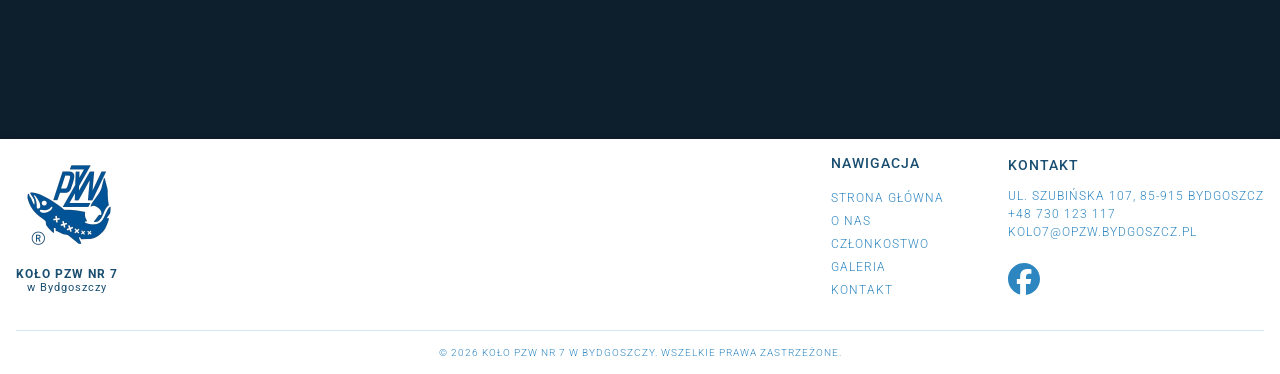
<file: o-nas/index.html>
<!DOCTYPE html>
<html lang="pl">

<head>
    <meta charset="UTF-8">
    <meta name="viewport" content="width=device-width, initial-scale=1.0, viewport-fit=cover">
    <title>PZW nr7</title>
    <link rel="preconnect" href="https://fonts.googleapis.com">
    <link rel="preconnect" href="https://fonts.gstatic.com" crossorigin>
    <link
        href="https://fonts.googleapis.com/css2?family=Inter:ital,opsz,wght@0,14..32,100..900;1,14..32,100..900&family=Roboto:ital,wght@0,100..900;1,100..900&display=swap"
        rel="stylesheet">
    <link rel="stylesheet" href="../css/style.css">
</head>

<body>
    <header class="header">
        <div class="header__container">
            <a href="../index.html" class="logo" aria-label="Strona główna">
                <img src="../img/logo.webp" alt="Logo Koła PZW nr 7" class="logo__img">
                <div class="logo__text">
                    <span class="logo__title">Koło PZW nr 7</span>
                    <span class="logo__subtitle">w Bydgoszczy</span>
                </div>
            </a>

            <button class="icon__menu">
                <svg class="burger__btn" xmlns="http://www.w3.org/2000/svg" height="30px" viewBox="0 -960 960 960"
                    width="30px" fill="#000000">
                    <path d="M120-240v-80h720v80H120Zm0-200v-80h720v80H120Zm0-200v-80h720v80H120Z" />
                </svg>
                <svg class="close__menu hidden" xmlns="http://www.w3.org/2000/svg" height="30px"
                    viewBox="0 -960 960 960" width="30px" fill="#000000">
                    <path
                        d="m256-200-56-56 224-224-224-224 56-56 224 224 224-224 56 56-224 224 224 224-56 56-224-224-224 224Z" />
                </svg>
            </button>

            <nav class="nav">
                <ul class="nav__list">
                    <li class="nav__item"><a href="../index.html" class="nav__link">Strona główna</a></li>
                    <li class="nav__item"><a href="../o-nas/index.html" class="nav__link">O nas</a></li>
                    <li class="nav__item"><a href="../czlonkostwo/index.html" class="nav__link">Członkostwo</a></li>
                    <li class="nav__item"><a href="../galeria/index.html" class="nav__link">Galeria</a></li>
                    <li class="nav__item"><a href="../kontakt/index.html" class="nav__link">Kontakt</a></li>
                </ul>
            </nav>
        </div>
    </header>

    <main>
        <section class="about">
            <div class="about__container">
                <div class="about__us">
                    <h1 class="about__title">Koło wędkarskie</h1>
                    <p class="about__text">Koło PZW nr 7 to jedna z najbardziej charakterystycznych społeczności
                        wędkarskich w Bydgoszczy. Nasza historia nierozerwalnie wiąże się z pasją i precyzją, które
                        przynieśli ze sobą nasi założyciele – pracownicy Wojskowych Zakładów Lotniczych nr 2. To właśnie
                        ich zamiłowanie do natury i chęć integracji środowiska technicznego zaowocowały powstaniem koła,
                        które od dziesięcioleci łączy pokolenia bydgoskich wędkarzy.</p>
                </div>

                <div class="about__history">
                    <h2 class="about__history-title">Ponad 60 Lat Wspólnej Pasji</h2>

                    <div class="about__history-content">
                        <p class="about__history-text">Nasze koło powstało w 1963 roku. Od ponad sześciu dekad
                            kultywujemy
                            najlepsze tradycje polskiego wędkarstwa, ewoluując z kameralnej grupy hobbystów w prężnie
                            działającą organizację. Choć nasze korzenie wywodzą się z sektora lotniczego, dziś jesteśmy
                            otwarci na każdego, kto w wędkarstwie szuka czegoś więcej niż tylko relaksu nad wodą.</p>
                        <picture class="about__history-picture">
                            <source media="(min-width: 1200px)" srcset="../img/Hero_desktop.webp">
                            <img src="../img/Hero_smartphone.webp" alt="Zdjęcie przedstawiające wodę jeziora"
                                class="about__img">
                        </picture>
                    </div>
                </div>

            </div>
        </section>

        <section class="values">

            <div class="values__text">
                <h2 class="values__title">Nasze Wartości</h2>
            </div>
            <div class="values__container">
                <div class="values__item">
                    <div class="values__icon">
                        <svg class="values__icon-svg" xmlns="http://www.w3.org/2000/svg" width="32" height="32"
                            fill="#000000" viewBox="0 0 256 256">
                            <path
                                d="M178,40c-20.65,0-38.73,8.88-50,23.89C116.73,48.88,98.65,40,78,40a62.07,62.07,0,0,0-62,62c0,70,103.79,126.66,108.21,129a8,8,0,0,0,7.58,0C136.21,228.66,240,172,240,102A62.07,62.07,0,0,0,178,40ZM128,214.8C109.74,204.16,32,155.69,32,102A46.06,46.06,0,0,1,78,56c19.45,0,35.78,10.36,42.6,27a8,8,0,0,0,14.8,0c6.82-16.67,23.15-27,42.6-27a46.06,46.06,0,0,1,46,46C224,155.61,146.24,204.15,128,214.8Z">
                            </path>
                        </svg>
                    </div>
                    <div class="values__content">
                        <h3 class="values__benefit-title">Pasja</h3>
                        <p class="values__benefit-text">Wędkarstwo to nasz styl życia</p>
                    </div>
                </div>

                <div class="values__item">
                    <div class="values__icon">
                        <svg class="values__icon-svg" xmlns="http://www.w3.org/2000/svg" width="32" height="32"
                            fill="#000000" viewBox="0 0 256 256">
                            <path
                                d="M221.87,83.16A104.1,104.1,0,1,1,195.67,49l22.67-22.68a8,8,0,0,1,11.32,11.32l-96,96a8,8,0,0,1-11.32-11.32l27.72-27.72a40,40,0,1,0,17.87,31.09,8,8,0,1,1,16-.9,56,56,0,1,1-22.38-41.65L184.3,60.39a87.88,87.88,0,1,0,23.13,29.67,8,8,0,0,1,14.44-6.9Z">
                            </path>
                        </svg>
                    </div>
                    <div class="values__content">
                        <h3 class="values__benefit-title">Cel</h3>
                        <p class="values__benefit-text">Promowanie odpowiedzialnego wędkarstwa</p>
                    </div>
                </div>

                <div class="values__item">
                    <div class="values__icon">
                        <svg class="values__icon-svg" xmlns="http://www.w3.org/2000/svg" width="32" height="32"
                            fill="#000000" viewBox="0 0 256 256">
                            <path
                                d="M128,24A104,104,0,1,0,232,128,104.11,104.11,0,0,0,128,24Zm0,192a88,88,0,1,1,88-88A88.1,88.1,0,0,1,128,216Zm64-88a8,8,0,0,1-8,8H128a8,8,0,0,1-8-8V72a8,8,0,0,1,16,0v48h48A8,8,0,0,1,192,128Z">
                            </path>
                        </svg>
                    </div>
                    <div class="values__content">
                        <h3 class="values__benefit-title">Tradycja</h3>
                        <p class="values__benefit-text">Ponad 50 lat doświadczenia i historii</p>
                    </div>
                </div>

                <div class="values__item">
                    <div class="values__icon">
                        <svg class="values__icon-svg" xmlns="http://www.w3.org/2000/svg" width="32" height="32"
                            fill="#000000" viewBox="0 0 256 256">
                            <path
                                d="M216,96A88,88,0,1,0,72,163.83V240a8,8,0,0,0,11.58,7.16L128,225l44.43,22.21A8.07,8.07,0,0,0,176,248a8,8,0,0,0,8-8V163.83A87.85,87.85,0,0,0,216,96ZM56,96a72,72,0,1,1,72,72A72.08,72.08,0,0,1,56,96ZM168,227.06l-36.43-18.21a8,8,0,0,0-7.16,0L88,227.06V174.37a87.89,87.89,0,0,0,80,0ZM128,152A56,56,0,1,0,72,96,56.06,56.06,0,0,0,128,152Zm0-96A40,40,0,1,1,88,96,40,40,0,0,1,128,56Z">
                            </path>
                        </svg>
                    </div>
                    <div class="values__content">
                        <h3 class="values__benefit-title">Jakość</h3>
                        <p class="values__benefit-text">Najwyższa jakość organizowanych wydarzeń</p>
                    </div>
                </div>


            </div>
        </section>






        <footer class="footer">
            <div class="footer__top">

                <a href="#" class="footer__logo">
                    <img src="../img/logo.webp" alt="Logo Koła PZW nr 7" class="footer__logo-img">
                    <div class="footer__logo-text">
                        <span class="footer__logo-title">Koło PZW nr 7</span>
                        <span class="footer__logo-subtitle">w Bydgoszczy</span>
                    </div>
                </a>

                <nav class="footer__nav">
                    <h3 class="footer__nav-title">Nawigacja</h3>
                    <ul class="footer__nav-list">
                        <li><a href="../index.html" class="footer__nav-link">Strona główna</a></li>
                        <li><a href="./o-nas/index.html" class="footer__nav-link">O nas</a></li>
                        <li><a href="../czlonkostwo/index.html" class="footer__nav-link">Członkostwo</a></li>
                        <li><a href="../galeria/index.html" class="footer__nav-link">Galeria</a></li>
                        <li><a href="../kontakt/index.html" class="footer__nav-link">Kontakt</a></li>
                    </ul>
                </nav>

                <div class="footer__contact">
                    <h3 class="footer__contact-title">Kontakt</h3>
                    <ul class="footer__contact-list">
                        <li class="footer__contact-item">ul. Szubińska 107, 85-915 Bydgoszcz</li>
                        <li class="footer__contact-item"><a href="tel:+48730123117" class="footer__contact-link">+48
                                730 123
                                117</a></li>
                        <li class="footer__contact-item"><a href="mailto:kolo7@opzw.bydgoszcz.pl"
                                class="footer__contact-link">kolo7@opzw.bydgoszcz.pl</a></li>
                    </ul>
                    <a href="#" class="footer__social">
                        <svg role="img" viewBox="0 0 24 24" xmlns="http://www.w3.org/2000/svg">
                            <title>Facebook</title>
                            <path
                                d="M9.101 23.691v-7.98H6.627v-3.667h2.474v-1.58c0-4.085 1.848-5.978 5.858-5.978.401 0 .955.042 1.468.103a8.68 8.68 0 0 1 1.141.195v3.325a8.623 8.623 0 0 0-.653-.036 26.805 26.805 0 0 0-.733-.009c-.707 0-1.259.096-1.675.309a1.686 1.686 0 0 0-.679.622c-.258.42-.374.995-.374 1.752v1.297h3.919l-.386 2.103-.287 1.564h-3.246v8.245C19.396 23.238 24 18.179 24 12.044c0-6.627-5.373-12-12-12s-12 5.373-12 12c0 5.628 3.874 10.35 9.101 11.647Z" />
                        </svg>

                    </a>
                </div>

            </div>

            <div class="footer__bottom">
                <p class="footer__copy">&copy; 2026 Koło PZW nr 7 w Bydgoszczy. Wszelkie prawa zastrzeżone.</p>
            </div>
        </footer>


        <script src="../main.js"></script>
</body>

</html>
</file>
<file: css/style.css>
@charset "UTF-8";
.gallery {
  padding: 2rem 1rem;
}
@media (min-width: 768px) {
  .gallery {
    max-width: 750px;
    margin: 0 auto;
  }
}
@media (min-width: 1280px) {
  .gallery {
    max-width: 1400px;
    margin: 0 auto;
  }
}
.gallery__title {
  font-size: 1.3rem;
  text-align: center;
  text-transform: uppercase;
  letter-spacing: 1.5px;
}
.gallery__info {
  font-size: 1.2rem;
  margin: 1rem 0;
  text-align: center;
  color: #FFFFFF;
  letter-spacing: 1.5px;
  text-transform: uppercase;
  border-top: 2px solid #ccc;
  padding-top: 0.5rem;
  font-weight: 400;
}
@media (min-width: 768px) {
  .gallery__info {
    margin: 2.5rem 0;
    font-size: 1.6rem;
  }
}
.gallery__grid {
  display: grid;
  grid-template-columns: repeat(1, 1fr);
  gap: 1rem;
}
@media (min-width: 768px) {
  .gallery__grid {
    grid-template-columns: repeat(2, 1fr);
  }
}
@media (min-width: 1280px) {
  .gallery__grid {
    grid-template-columns: repeat(4, 1fr);
  }
}
.gallery__item {
  overflow: hidden;
  aspect-ratio: 1/1;
}
.gallery__img {
  width: 100%;
  height: 100%;
  -o-object-fit: cover;
     object-fit: cover;
  display: block;
  border-radius: 15px;
}

.gallery__title,
.gallery__info,
.gallery__item {
  opacity: 0;
  transform: translateY(30px);
  transition: opacity 0.6s ease, transform 0.6s ease;
}
.gallery__title.visible,
.gallery__info.visible,
.gallery__item.visible {
  opacity: 1;
  transform: translateY(0);
}

.gallery__item:nth-child(1) {
  transition-delay: 0.1s;
}
.gallery__item:nth-child(2) {
  transition-delay: 0.2s;
}
.gallery__item:nth-child(3) {
  transition-delay: 0.3s;
}
.gallery__item:nth-child(4) {
  transition-delay: 0.4s;
}
.gallery__item:nth-child(5) {
  transition-delay: 0.5s;
}
.gallery__item:nth-child(6) {
  transition-delay: 0.6s;
}
.gallery__item:nth-child(7) {
  transition-delay: 0.7s;
}
.gallery__item:nth-child(8) {
  transition-delay: 0.8s;
}

.about {
  padding: 1rem;
  background-color: #0d1e2c;
  color: #FFFFFF;
}
@media (min-width: 768px) {
  .about {
    padding: 5rem;
  }
}
.about__container {
  display: flex;
  flex-direction: column;
  gap: 1rem;
}
.about__us {
  max-width: 1000px;
  line-height: 1.5;
  text-align: center;
  margin: 0 auto;
}
.about__title {
  font-size: 2rem;
  font-weight: bold;
  margin-bottom: 1rem;
  text-transform: uppercase;
  font-weight: 350;
}
@media (min-width: 1280px) {
  .about__title {
    font-size: 3rem;
  }
}
.about__text {
  font-size: 1.2rem;
  font-weight: 300;
}
@media (min-width: 1280px) {
  .about__text {
    font-size: 1.5rem;
  }
}
.about__img {
  border-radius: 10px;
  width: 100%;
  display: flex;
}
@media (min-width: 768px) {
  .about__img {
    width: 50%;
  }
}
@media (min-width: 1280px) {
  .about__img {
    width: 30%;
  }
}
.about__history {
  display: flex;
  flex-direction: column;
  align-items: center;
  gap: 2rem;
}
.about__history-title {
  font-size: 1.5rem;
  font-weight: 400;
  margin: 0.5rem 0;
  letter-spacing: 0.5px;
  margin-top: 3rem;
}
@media (min-width: 1280px) {
  .about__history-title {
    font-size: 3rem;
    margin-top: 7rem;
  }
}
.about__history-content {
  display: flex;
  flex-direction: column;
  align-items: center;
  text-align: center;
  gap: 3rem;
  max-width: 1000px;
}
@media (min-width: 1280px) {
  .about__history-content {
    flex-direction: row;
    gap: 1rem;
    text-align: justify;
  }
}
.about__history-text {
  flex: 1;
  font-size: 1rem;
  line-height: 1.6;
  font-weight: 300;
  letter-spacing: 0.5px;
}
@media (min-width: 1280px) {
  .about__history-text {
    font-size: 1.6rem;
  }
}
.about__history-picture {
  display: flex;
  flex: 1;
  justify-content: center;
}
.about__img {
  width: 100%;
  height: auto;
  display: block;
}
@media (min-width: 1280px) {
  .about__img {
    width: 50%;
  }
}

.values {
  padding: 2rem;
  background-color: #0d1e2c;
  color: #FFFFFF;
}
@media (min-width: 1280px) {
  .values {
    padding: 5rem 0 10rem;
  }
}
.values__title {
  font-size: 1.5rem;
  font-weight: 350;
  margin-bottom: 1rem;
  text-align: center;
}
@media (min-width: 1280px) {
  .values__title {
    font-size: 3rem;
    margin-bottom: 4rem;
  }
}
.values__container {
  display: grid;
  grid-template-columns: repeat(auto-fit, minmax(250px, 1fr));
  gap: 1rem;
}
.values__item {
  border-radius: 15px;
  padding: 1rem;
  text-align: center;
}
.values__icon {
  display: flex;
  align-items: center;
  justify-content: center;
  width: 48px;
  height: 48px;
  border-radius: 50%;
  background-color: #1B4F72;
  color: #FFFFFF;
  font-size: 24px;
  margin: 0 auto 1rem auto;
}
@media (min-width: 1280px) {
  .values__icon {
    width: 64px;
    height: 64px;
  }
}
.values__icon svg {
  width: 24px;
  height: 24px;
  fill: #FFFFFF;
}
@media (min-width: 1280px) {
  .values__icon svg {
    width: 34px;
    height: 34px;
  }
}
.values__content {
  font-size: 1rem;
  line-height: 1.5;
  font-weight: 300;
}
.values__benefit-title {
  font-size: 1.2rem;
  font-weight: 350;
  margin-bottom: 0.5rem;
}
@media (min-width: 1280px) {
  .values__benefit-title {
    font-size: 2rem;
  }
}
.values__benefit-text {
  font-size: 0.9rem;
  line-height: 1.5;
  font-weight: 300;
}
@media (min-width: 1280px) {
  .values__benefit-text {
    font-size: 1.5rem;
  }
}

.about__title,
.about__text,
.about__history,
.about__history-title,
.about__history-content,
.values__title,
.values__item {
  opacity: 0;
  transform: translateY(30px);
  transition: opacity 0.6s ease, transform 0.6s ease;
}
.about__title.visible,
.about__text.visible,
.about__history.visible,
.about__history-title.visible,
.about__history-content.visible,
.values__title.visible,
.values__item.visible {
  opacity: 1;
  transform: translateY(0);
}

.values__item:nth-child(1) {
  transition-delay: 0.1s;
}
.values__item:nth-child(2) {
  transition-delay: 0.2s;
}
.values__item:nth-child(3) {
  transition-delay: 0.3s;
}
.values__item:nth-child(4) {
  transition-delay: 0.4s;
}

.membership {
  padding: 1rem;
  background-color: #0d1e2c;
  color: #FFFFFF;
}
.membership__container {
  padding: 1rem;
}
@media (min-width: 768px) {
  .membership__container {
    max-width: 700px;
    margin: 0 auto;
  }
}
@media (min-width: 1280px) {
  .membership__container {
    max-width: 1400px;
  }
}
.membership__text {
  line-height: 1.5;
  text-align: center;
  margin: 2rem 0;
}
.membership__title {
  font-size: 3rem;
  font-weight: bold;
  margin-bottom: 1rem;
  font-weight: 400;
  color: #2E86C1;
}
@media (min-width: 1280px) {
  .membership__title {
    font-size: 4rem;
  }
}
.membership__description {
  font-size: 1.2rem;
  font-weight: 300;
  color: rgba(255, 255, 255, 0.7);
  margin-bottom: 2rem;
}
@media (min-width: 768px) {
  .membership__description {
    font-size: 1.6rem;
  }
}
@media (min-width: 1280px) {
  .membership__description {
    font-size: 2rem;
  }
}
.membership__documents {
  padding: 1rem;
}
@media (min-width: 1280px) {
  .membership__documents {
    margin: 5rem auto;
  }
}
.membership__documents-container {
  max-width: 1000px;
  margin: 0 auto;
}
.membership__documents-title {
  font-size: 1.9rem;
  font-weight: 400;
  margin: 2rem 0 2rem;
  text-align: center;
  border-bottom: 3px solid rgba(255, 255, 255, 0.5);
  padding-bottom: 0.5rem;
}
@media (min-width: 1280px) {
  .membership__documents-title {
    font-size: 2.5rem;
    margin: 2rem 0 5rem;
  }
}
.membership__documents-subtitle {
  font-size: 1.2rem;
  font-weight: 300;
  margin-bottom: 1rem;
  display: flex;
  align-items: center;
  gap: 0.75rem;
}
.membership__documents-subtitle svg {
  width: 44px;
  height: 44px;
  flex-shrink: 0;
  color: #85C1E9;
}
@media (min-width: 768px) {
  .membership__documents-subtitle {
    font-size: 1.5rem;
  }
}
@media (min-width: 1280px) {
  .membership__documents-subtitle {
    font-size: 2.1rem;
  }
}
.membership__documents-list {
  list-style: none;
  display: flex;
  flex-direction: column;
  gap: 0.5rem;
}
.membership__documents-item {
  list-style: none;
  display: flex;
  align-items: flex-start;
  gap: 0.8rem;
  line-height: 1.5;
  margin-left: 55px;
  font-weight: 300;
}
.membership__documents-item::before {
  content: "●";
  color: #85C1E9;
  font-size: 1.2rem;
  flex-shrink: 0;
  line-height: 1.4;
}
@media (min-width: 768px) {
  .membership__documents-item {
    font-size: 1.2rem;
  }
}
@media (min-width: 1280px) {
  .membership__documents-item {
    font-size: 2rem;
  }
}
.membership__registration {
  padding: 1rem;
}
.membership__registration-title {
  font-size: 1.9rem;
  font-weight: 400;
  margin: 2rem 0 2rem;
  text-align: center;
  padding-bottom: 0.5rem;
  border-bottom: 3px solid rgba(255, 255, 255, 0.5);
}
@media (min-width: 1280px) {
  .membership__registration-title {
    font-size: 3rem;
  }
}
.membership__registration-container {
  display: flex;
  flex-direction: column;
  gap: 2rem;
}
.membership__registration-item {
  display: flex;
  flex-direction: column;
  text-align: center;
  gap: 1rem;
}
@media (min-width: 768px) {
  .membership__registration-item {
    font-size: 1.1rem;
  }
}
@media (min-width: 1280px) {
  .membership__registration-item {
    font-size: 2rem;
    max-width: 800px;
    margin: 0 auto;
  }
}
.membership__registration-icon {
  display: flex;
  align-items: center;
  justify-content: center;
  width: 80px;
  height: 80px;
  border-radius: 50%;
  background-color: #0d1e2c;
  font-size: 1rem;
  font-weight: 700;
  color: #FFFFFF;
  margin: 0 auto 1rem auto;
  border: 2px solid #2e86c1;
}
.membership__registration-position {
  font-size: 2rem;
  font-weight: 300;
  color: #85C1E9;
}
.membership__registration-content {
  display: flex;
  flex-direction: column;
  gap: 1rem;
}
.membership__registration-subtitle {
  font-size: 1.5rem;
}
@media (min-width: 1280px) {
  .membership__registration-subtitle {
    font-size: 2rem;
  }
}
.membership__registration-description {
  color: rgba(255, 255, 255, 0.7);
  line-height: 1.3;
}

.cta {
  padding: 1rem 1.5rem 5rem;
  background-color: #0d1e2c;
  color: #FFFFFF;
}
@media (min-width: 768px) {
  .cta {
    padding: 2rem 5rem 2rem;
  }
}
@media (min-width: 1280px) {
  .cta {
    padding: 2rem 35rem 2rem;
  }
}
.cta__container {
  display: flex;
  flex-direction: column;
  align-items: center;
  text-align: center;
  gap: 1rem;
  background: linear-gradient(135deg, #1B4F72, #2E86C1);
  padding: 3rem;
  border-radius: 15px;
}
.cta__container svg {
  width: 4rem;
  height: 4rem;
  flex-shrink: 0;
  color: #FFFFFF;
}
.cta__title {
  font-size: 2rem;
}
.cta__description {
  font-size: 1.5rem;
  line-height: 1.5;
}
.cta__buttons {
  display: flex;
  flex-direction: column;
  gap: 0.75rem;
  width: 100%;
}
@media (min-width: 768px) {
  .cta__buttons {
    flex-direction: row;
    justify-content: center;
  }
}
.cta__button {
  display: flex;
  align-items: center;
  justify-content: center;
  gap: 0.75rem;
  background-color: rgba(255, 255, 255, 0.15);
  border: 1px solid rgba(255, 255, 255, 0.3);
  border-radius: 20px;
  padding: 0.75rem 1.5rem;
  text-decoration: none;
  color: #FFFFFF;
  font-size: 1rem;
}
.cta__button svg {
  width: 1.25rem;
  height: 1.25rem;
  flex-shrink: 0;
  color: #FFFFFF;
}
@media (min-width: 1280px) {
  .cta__button {
    font-size: 1.5rem;
  }
}

.membership__text,
.membership__documents,
.membership__documents-title,
.membership__documents-subtitle,
.membership__documents-item,
.membership__registration-title,
.membership__registration-item,
.cta__container {
  opacity: 0;
  transform: translateY(30px);
  transition: opacity 0.6s ease, transform 0.6s ease;
}
.membership__text.visible,
.membership__documents.visible,
.membership__documents-title.visible,
.membership__documents-subtitle.visible,
.membership__documents-item.visible,
.membership__registration-title.visible,
.membership__registration-item.visible,
.cta__container.visible {
  opacity: 1;
  transform: translateY(0);
}

.membership__registration-item:nth-child(1) {
  transition-delay: 0.1s;
}
.membership__registration-item:nth-child(2) {
  transition-delay: 0.2s;
}
.membership__registration-item:nth-child(3) {
  transition-delay: 0.3s;
}

.contact {
  padding: 1.5rem;
  background-color: #FFFFFF;
  color: #1B4F72;
}
.contact__container {
  display: flex;
  flex-direction: column;
  gap: 2rem;
}
@media (min-width: 768px) {
  .contact__container {
    max-width: 700px;
    margin: 0 auto;
  }
}
@media (min-width: 768px) {
  .contact__container {
    max-width: 1400px;
  }
}
.contact__header {
  display: flex;
  flex-direction: column;
  text-align: center;
  padding: 1rem;
}
.contact__title {
  font-size: 2.5rem;
  font-weight: 500;
  margin: 2rem 0 1rem;
  text-transform: uppercase;
  color: #1B4F72;
}
.contact__description {
  font-size: 1.3rem;
  line-height: 1.5;
  color: #1B4F72;
  font-weight: 400;
}
@media (min-width: 768px) {
  .contact__description {
    font-size: 2rem;
    max-width: 600px;
    margin: 0 auto;
  }
}
.contact__info {
  display: flex;
  flex-direction: column;
  gap: 2.5rem;
}
@media (min-width: 768px) {
  .contact__info {
    display: grid;
    grid-template-columns: repeat(2, 1fr);
    max-width: 700px;
    margin: 0 auto;
  }
  .contact__info h2:first-child {
    grid-column: 1/-1;
  }
}
@media (min-width: 1280px) {
  .contact__info {
    gap: 3rem;
    max-width: 1400px;
  }
}
.contact__info-title {
  font-size: 2rem;
  margin-bottom: 1rem;
}
.contact__info-item {
  display: flex;
  flex-direction: row;
  gap: 1rem;
}
.contact__info-icon {
  display: flex;
  align-items: center;
  justify-content: center;
  width: 3rem;
  height: 3rem;
  border-radius: 25%;
  background-color: rgba(27, 79, 114, 0.6);
  flex-shrink: 0;
}
.contact__info-icon svg {
  width: 1.6rem;
  height: 1.6rem;
  color: #FFFFFF;
}
@media (min-width: 768px) {
  .contact__info-icon svg {
    width: 2rem;
    height: 2rem;
  }
}
@media (min-width: 768px) {
  .contact__info-icon {
    width: 4rem;
    height: 4rem;
  }
}
@media (min-width: 1280px) {
  .contact__info-icon {
    width: 5rem;
    height: 5rem;
  }
}
.contact__info-content {
  display: flex;
  flex-direction: column;
  gap: 0.5rem;
}
.contact__info-label {
  font-size: 1.4rem;
  font-weight: 400;
}
@media (min-width: 768px) {
  .contact__info-label {
    font-size: 2rem;
  }
}
.contact__info-name {
  font-weight: 400;
}
@media (min-width: 768px) {
  .contact__info-name {
    font-size: 1.1rem;
  }
}
@media (min-width: 1280px) {
  .contact__info-name {
    font-size: 1.2rem;
  }
}
.contact__info-phone {
  color: rgba(27, 79, 114, 0.8);
  font-size: 1rem;
  margin-bottom: 0.5rem;
  text-decoration: none;
}
@media (min-width: 768px) {
  .contact__info-phone {
    font-size: 1.4rem;
  }
}
@media (min-width: 1280px) {
  .contact__info-phone {
    font-size: 1.2rem;
  }
}
.contact__info-text {
  color: #1B4F72;
}
@media (min-width: 768px) {
  .contact__info-text {
    font-size: 1.2rem;
  }
}
@media (min-width: 1280px) {
  .contact__info-text {
    font-size: 1.2rem;
  }
}
.contact__social {
  margin-top: 2rem;
  display: flex;
  flex-direction: column;
  align-items: center;
  text-align: center;
  border: 1px solid rgba(13, 30, 44, 0.3);
  padding: 1rem;
  border-radius: 1rem;
  background-color: rgba(27, 79, 114, 0.1);
}
.contact__map {
  max-width: 600px;
  margin: 3rem auto;
}
@media (min-width: 1280px) {
  .contact__map {
    max-width: 800px;
    margin: 5rem auto;
  }
}

.contact__title,
.contact__description,
.contact__info-title,
.contact__info-item {
  opacity: 0;
  transform: translateY(30px);
  transition: opacity 0.6s ease, transform 0.6s ease;
}
.contact__title.visible,
.contact__description.visible,
.contact__info-title.visible,
.contact__info-item.visible {
  opacity: 1;
  transform: translateY(0);
}

.values__item:nth-child(1) {
  transition-delay: 0.1s;
}
.values__item:nth-child(2) {
  transition-delay: 0.2s;
}
.values__item:nth-child(3) {
  transition-delay: 0.3s;
}
.values__item:nth-child(4) {
  transition-delay: 0.4s;
}

* {
  box-sizing: border-box;
  margin: 0;
  padding: 0;
}

html {
  scroll-behavior: smooth;
}

body {
  font-family: "Roboto", sans-serif;
  background: #0d1e2c;
  color: #2E86C1;
}

section {
  scroll-margin-top: 80px;
}

.hidden {
  display: none !important;
}

header {
  position: sticky;
  top: 0;
  left: 0;
  width: 100%;
  z-index: 1000;
  background-color: rgba(255, 255, 255, 0.9);
  box-shadow: 0 2px 8px rgba(0, 0, 0, 0.1);
}
header .header__container {
  display: flex;
  align-items: center;
  justify-content: space-between;
  margin: 0 auto;
  padding: 0 20px;
  height: 64px;
  max-width: 1440px;
  width: 100%;
}
@media (min-width: 768px) {
  header .header__container {
    height: 72px;
  }
}
@media (min-width: 1280px) {
  header .header__container {
    height: 80px;
  }
}
header .header__container .logo {
  display: flex;
  flex-direction: row;
  gap: 10px;
  align-items: center;
  text-decoration: none;
  text-align: center;
}
header .header__container .logo img {
  height: 48px;
  width: auto;
  display: block;
}
@media (min-width: 768px) {
  header .header__container .logo img {
    height: 54px;
  }
}
@media (min-width: 1280px) {
  header .header__container .logo img {
    height: 70px;
  }
}
header .header__container .logo .logo__text {
  position: absolute;
  left: 50%;
  top: 50%;
  transform: translate(-50%, -50%);
  color: #1B4F72;
  font-weight: 800;
  letter-spacing: 1px;
  font-size: 14px;
  text-transform: uppercase;
}
@media (min-width: 768px) {
  header .header__container .logo .logo__text {
    font-size: 20px;
  }
}
@media (min-width: 1280px) {
  header .header__container .logo .logo__text {
    position: static;
    transform: none;
    font-size: 20px;
    font-size: 14px;
  }
}
header .header__container .logo .logo__text .logo__subtitle {
  font-size: 10px;
  font-weight: 400;
  letter-spacing: 1px;
  display: block;
}
@media (min-width: 768px) {
  header .header__container .logo .logo__text .logo__subtitle {
    font-size: 14px;
  }
}
@media (min-width: 1280px) {
  header .header__container .logo .logo__text .logo__subtitle {
    font-size: 12px;
  }
}
header .header__container .icon__menu {
  display: flex;
  position: relative;
  align-items: center;
  justify-content: center;
  padding: 0;
  background-color: transparent;
  border: none;
  width: 48px;
  height: 48px;
  z-index: 1002;
  cursor: pointer;
}
@media (min-width: 768px) {
  header .header__container .icon__menu {
    width: 58px;
    height: 58px;
  }
}
@media (min-width: 1280px) {
  header .header__container .icon__menu {
    display: none;
  }
}
header .header__container .icon__menu .burger__btn {
  height: 35px;
  width: 35px;
  fill: #1B4F72;
}
@media (min-width: 768px) {
  header .header__container .icon__menu .burger__btn {
    height: 45px;
    width: 45px;
  }
}
header .header__container .icon__menu .close__menu {
  height: 35px;
  width: 35px;
  fill: #1B4F72;
}
@media (min-width: 768px) {
  header .header__container .icon__menu .close__menu {
    height: 58px;
    width: 58px;
  }
}
header .header__container nav {
  position: fixed;
  display: flex;
  top: 0;
  right: 0;
  height: 100vh;
  z-index: 1001;
  background: transparent;
  background-color: rgba(255, 255, 255, 0.6);
  backdrop-filter: blur(10px);
  -webkit-backdrop-filter: blur(10px);
  width: 100%;
  align-items: center;
  justify-content: center;
  transform: translateY(-120%);
  transition: transform 0.4s ease-in-out;
  padding-bottom: env(safe-area-inset-bottom);
}
@media (min-width: 1280px) {
  header .header__container nav {
    position: static;
    height: auto;
    width: auto;
    transform: none;
    background-color: transparent;
    backdrop-filter: none;
    transition: none;
  }
}
header .header__container nav.active {
  transform: translateY(0);
}
header .header__container nav ul {
  display: flex;
  flex-direction: column;
  gap: 50px;
  height: 100%;
  align-items: center;
  justify-content: center;
}
@media (min-width: 768px) {
  header .header__container nav ul {
    gap: 100px;
  }
}
@media (min-width: 1280px) {
  header .header__container nav ul {
    flex-direction: row;
    gap: 30px;
    height: auto;
  }
}
header .header__container nav ul li {
  list-style: none;
}
header .header__container nav ul li a {
  text-decoration: none;
  color: #1B4F72;
  text-transform: uppercase;
  font-size: 30px;
  font-weight: 700;
  letter-spacing: 4px;
}
@media (min-width: 768px) {
  header .header__container nav ul li a {
    font-size: 60px;
    font-weight: 500;
  }
}
@media (min-width: 1280px) {
  header .header__container nav ul li a {
    font-size: 16px;
    font-weight: 600;
    letter-spacing: 1px;
    position: relative;
    text-decoration: none;
    color: #1B4F72;
    display: inline-block;
  }
  header .header__container nav ul li a::after {
    content: "";
    position: absolute;
    width: 100%;
    height: 2px;
    bottom: -2px;
    left: 0;
    background-color: black;
    transform: scaleX(0);
    transform-origin: bottom right;
    transition: transform 0.3s ease-out;
  }
  header .header__container nav ul li a:hover {
    color: black;
  }
  header .header__container nav ul li a:hover::after {
    transform: scaleX(1);
    transform-origin: bottom left;
  }
}

main .hero {
  position: relative;
  width: 100%;
  height: calc(100vh - 64px);
  overflow: hidden;
  display: flex;
  flex-direction: column;
  align-items: center;
  justify-content: center;
  gap: 2rem;
  padding-bottom: 2rem;
}
main .hero img {
  position: absolute;
  inset: 0;
  width: 100%;
  height: 100%;
  -o-object-fit: cover;
     object-fit: cover;
  -o-object-position: right;
     object-position: right;
  image-rendering: -webkit-optimize-contrast; /* Dla lepszej ostrości w Chrome/Safari */
  image-rendering: crisp-edges;
}
main .hero::after {
  content: "";
  position: absolute;
  inset: 0;
  background: linear-gradient(to bottom, rgba(0, 0, 0, 0.3) 0%, rgba(0, 0, 0, 0.5) 100%);
}
main .hero .text__overlay {
  color: #FFFFFF;
  text-align: center;
  z-index: 1;
  max-width: 800px;
  padding: 0 1rem;
}
@media (min-width: 768px) {
  main .hero .text__overlay {
    padding: 1rem;
    max-width: 600px;
  }
}
main .hero .text__overlay h1 {
  font-size: 36px;
  font-weight: 400;
  margin-bottom: 1rem;
  letter-spacing: 1px;
}
@media (min-width: 768px) {
  main .hero .text__overlay h1 {
    font-size: 5rem;
    font-weight: 500;
  }
}
main .hero .text__overlay p {
  font-size: 24px;
  font-weight: 300;
  letter-spacing: 1px;
  display: block;
}
@media (min-width: 768px) {
  main .hero .text__overlay p {
    font-size: 3rem;
  }
}
main .hero .hero__actions {
  display: flex;
  flex-direction: column;
  z-index: 1;
  gap: 1rem;
  width: 100%;
  align-items: center;
}
@media (min-width: 768px) {
  main .hero .hero__actions {
    flex-direction: row;
    width: 60%;
  }
}
@media (min-width: 1280px) {
  main .hero .hero__actions {
    flex-direction: row;
    width: 30%;
  }
}
main .hero .hero__actions a {
  text-decoration: none;
  font-size: 18px;
  font-weight: 300;
  letter-spacing: 1px;
  display: block;
}
main .hero .hero__actions .btn {
  width: 80%;
  text-align: center;
  padding: 1rem;
  border-radius: 8px;
}
@media (min-width: 768px) {
  main .hero .hero__actions .btn {
    padding: 1.3rem;
  }
}
main .hero .hero__actions .btn.btn__primary {
  background: #1B4F72;
  color: white;
  border: 3px solid #1B4F72;
  transition: background 0.3s ease;
  font-weight: 400;
}
@media (min-width: 1280px) {
  main .hero .hero__actions .btn.btn__primary.btn__primary:hover {
    background: transparent;
  }
}
main .hero .hero__actions .btn.btn__secondary {
  background-color: transparent;
  color: #FFFFFF;
  border: 2px solid #FFFFFF;
  font-weight: 400;
  transition: background 0.3s ease, color 0.3s ease;
}
@media (min-width: 1280px) {
  main .hero .hero__actions .btn.btn__secondary.btn__secondary:hover {
    background: #FFFFFF;
    color: black;
  }
}
@keyframes bounce {
  0%, 100% {
    transform: translateX(-50%) translateY(0);
  }
  50% {
    transform: translateX(-50%) translateY(10px);
  }
}
main .hero .scroll__icon {
  position: absolute;
  bottom: 20px;
  left: 50%;
  transform: translateX(-50%);
  z-index: 1;
  animation: bounce 2s infinite;
}
main .hero .scroll__icon svg {
  fill: #FFFFFF;
  width: 34px;
  height: 34px;
}
@media (min-width: 768px) {
  main .hero .scroll__icon svg {
    width: 54px;
    height: 54px;
  }
}
main .stats .stats__container {
  display: grid;
  grid-template-columns: 1fr 1fr;
  gap: 5rem;
  padding: 4rem;
  align-items: start;
  background: #FFFFFF;
}
@media (min-width: 768px) {
  main .stats .stats__container {
    grid-template-columns: repeat(4, 1fr) !important;
    gap: 1rem;
  }
}
@media (min-width: 1280px) {
  main .stats .stats__container {
    padding: 5rem;
  }
}
main .stats .stats__container .stats__item {
  display: flex;
  flex-direction: column;
  align-items: center;
  text-align: center;
  background: #FFFFFF;
}
main .stats .stats__container .stats__item .stats__number {
  font-size: 2.5rem;
  font-weight: 500;
  color: #1B4F72;
  padding: 5px;
}
@media (min-width: 1280px) {
  main .stats .stats__container .stats__item .stats__number {
    font-size: 4rem;
    font-weight: 400;
  }
}
main .stats .stats__container .stats__item .stats__label {
  font-size: 1rem;
  font-weight: 400;
  color: #1B4F72;
  text-transform: uppercase;
}
main .benefits {
  padding: 4rem 1rem;
  background: #0d1e2c;
}
@media (min-width: 768px) {
  main .benefits {
    padding: 3rem;
  }
}
@media (min-width: 1280px) {
  main .benefits {
    max-width: 1400px;
    margin: 0 auto;
  }
}
main .benefits .benefits__text {
  text-align: start;
  margin-bottom: 2.5rem;
}
main .benefits .benefits__text h2 {
  font-size: 14px;
  letter-spacing: 1.5px;
  text-transform: uppercase;
  font-weight: 300;
  color: #2E86C1;
  margin-bottom: 1rem;
}
@media (min-width: 1280px) {
  main .benefits .benefits__text h2 {
    font-size: 1.3rem;
  }
}
main .benefits .benefits__text p {
  font-size: 2rem;
  font-weight: 350;
  color: #FFFFFF;
  letter-spacing: 1px;
  display: block;
  max-width: 600px;
  margin: 0 auto;
  line-height: 1.3;
}
@media (min-width: 768px) {
  main .benefits .benefits__text p {
    margin: 0;
  }
}
@media (min-width: 1280px) {
  main .benefits .benefits__text p {
    font-size: 2.8rem;
  }
}
main .benefits .benefits__container {
  display: grid;
  grid-template-columns: 1fr;
}
main .benefits .benefits__container .benefits__item {
  display: flex;
  flex-direction: row;
  align-items: center;
  text-align: left;
  gap: 1rem;
  padding: 10px;
  border-top: 1px solid rgba(255, 255, 255, 0.2);
}
main .benefits .benefits__container .benefits__item .benefit__icon {
  display: flex;
  align-items: center;
  justify-content: center;
  width: 64px;
  height: 64px;
  flex-shrink: 0;
}
main .benefits .benefits__container .benefits__item .benefit__icon svg {
  width: 26px;
  height: 26px;
  fill: #FFFFFF;
}
main .benefits .benefits__container .benefits__item .benefit__content {
  flex: 1;
}
main .benefits .benefits__container .benefits__item h3 {
  font-size: 1.2rem;
  font-weight: 500;
  color: #FFFFFF;
  letter-spacing: 1px;
  margin: 10px 0 5px;
}
@media (min-width: 1280px) {
  main .benefits .benefits__container .benefits__item h3 {
    font-size: 1.6rem;
    font-weight: 400;
  }
}
main .benefits .benefits__container .benefits__item p {
  font-size: 1rem;
  font-weight: 300;
  color: #FFFFFF;
  letter-spacing: 1px;
  display: block;
  line-height: 1.5;
  margin: 10px 0 5px;
}
@media (min-width: 1280px) {
  main .benefits .benefits__container .benefits__item p {
    font-size: 1.2rem;
    font-weight: 200;
  }
}
main .map__section {
  display: flex;
  padding: 3rem 1.5rem;
  background: #0d1e2c;
  display: flex;
  align-items: center;
  justify-content: center;
  flex-direction: column;
  gap: 2rem;
}
@media (min-width: 1280px) {
  main .map__section {
    align-items: center;
  }
}
main .map__section .map__header {
  text-align: left;
  width: 100%;
}
@media (min-width: 1280px) {
  main .map__section .map__header {
    text-align: center;
  }
}
main .map__section .map__header h2 {
  font-size: 18px;
  letter-spacing: 1.5px;
  text-transform: uppercase;
  font-weight: 400;
  color: #FFFFFF;
  margin-bottom: 1rem;
}
@media (min-width: 1280px) {
  main .map__section .map__header h2 {
    font-size: 1.6rem;
    font-weight: 400;
  }
}
main .map__section .map__header p {
  font-size: 1rem;
  font-weight: 200;
  color: #FFFFFF;
  letter-spacing: 1px;
  display: block;
  line-height: 1.5;
}
@media (min-width: 1280px) {
  main .map__section .map__header p {
    font-size: 1.2rem;
    font-weight: 200;
  }
}
main .map__section iframe {
  border: none;
  border-radius: 8px;
  height: 300px;
  display: block;
}
@media (min-width: 1280px) {
  main .map__section iframe {
    max-width: 800px;
    height: 500px;
  }
}

.footer {
  padding: 1rem;
  background: #FFFFFF;
  box-shadow: 0 2px 8px rgba(0, 0, 0, 0.4);
}
.footer__top {
  display: flex;
  flex-direction: column;
  gap: 2rem;
  margin-bottom: 2rem;
  max-width: 1400px;
  margin-left: auto;
  margin-right: auto;
}
@media (min-width: 768px) {
  .footer__top {
    flex-direction: row;
    align-items: center;
  }
}
@media (min-width: 1280px) {
  .footer__top {
    flex-direction: row;
    align-items: center;
  }
}
.footer__logo {
  display: flex;
  flex-direction: column;
  align-items: center;
  text-align: center;
  text-decoration: none;
  gap: 8px;
}
.footer__logo-img {
  height: 52px;
  width: 52px;
}
@media (min-width: 1280px) {
  .footer__logo-img {
    height: 100px;
    width: 100px;
  }
}
.footer__logo-text {
  display: flex;
  flex-direction: column;
}
.footer__logo-title {
  font-size: 12px;
  font-weight: 700;
  color: #1B4F72;
  text-transform: uppercase;
  letter-spacing: 1px;
}
.footer__logo-subtitle {
  font-size: 11px;
  font-weight: 400;
  color: #1B4F72;
  letter-spacing: 1px;
}
.footer__nav {
  display: flex;
  flex-direction: column;
  gap: 1rem;
}
@media (min-width: 768px) {
  .footer__nav {
    margin-left: auto;
    margin-right: 2rem;
  }
}
.footer__contact {
  display: flex;
  flex-direction: column;
  gap: 1rem;
}
.footer__nav-title, .footer__contact-title {
  font-size: 14px;
  font-weight: 500;
  color: #1B4F72;
  letter-spacing: 1px;
  text-transform: uppercase;
}
.footer__nav-list, .footer__contact-list {
  list-style: none;
  padding: 0;
  margin: 0;
  display: flex;
  flex-direction: column;
  gap: 0.25rem;
}
.footer__nav-link, .footer__contact-link {
  text-decoration: none;
  font-size: 12px;
  font-weight: 300;
  letter-spacing: 1px;
  text-transform: uppercase;
  color: #2E86C1;
}
.footer__contact-item {
  font-size: 12px;
  font-weight: 300;
  color: #2E86C1;
  letter-spacing: 1px;
  text-transform: uppercase;
}
.footer__social {
  display: flex;
  align-items: center;
  gap: 8px;
  margin-top: 0.5rem;
  text-decoration: none;
  font-size: 12px;
  font-weight: 300;
  color: #2E86C1;
  letter-spacing: 1px;
  text-transform: uppercase;
}
.footer__social svg {
  width: 2rem;
  height: 2rem;
  fill: #2E86C1;
}
.footer__bottom {
  border-top: 1px solid rgba(46, 134, 193, 0.2);
  padding-top: 1rem;
  margin-top: 2rem;
}
.footer__copy {
  font-size: 10px;
  font-weight: 300;
  color: #2E86C1;
  letter-spacing: 1px;
  text-align: center;
  text-transform: uppercase;
}

.stats__item,
.benefits__item,
.map__section,
.benefits__text {
  opacity: 0;
  transform: translateY(30px);
  transition: opacity 0.6s ease, transform 0.6s ease;
}
.stats__item.visible,
.benefits__item.visible,
.map__section.visible,
.benefits__text.visible {
  opacity: 1;
  transform: translateY(0);
}

.benefits__item:nth-child(1) {
  transition-delay: 0.1s;
}
.benefits__item:nth-child(2) {
  transition-delay: 0.2s;
}
.benefits__item:nth-child(3) {
  transition-delay: 0.3s;
}
.benefits__item:nth-child(4) {
  transition-delay: 0.4s;
}

.stats__item:nth-child(1) {
  transition-delay: 0.1s;
}
.stats__item:nth-child(2) {
  transition-delay: 0.2s;
}
.stats__item:nth-child(3) {
  transition-delay: 0.3s;
}
.stats__item:nth-child(4) {
  transition-delay: 0.4s;
}/*# sourceMappingURL=style.css.map */
</file>
